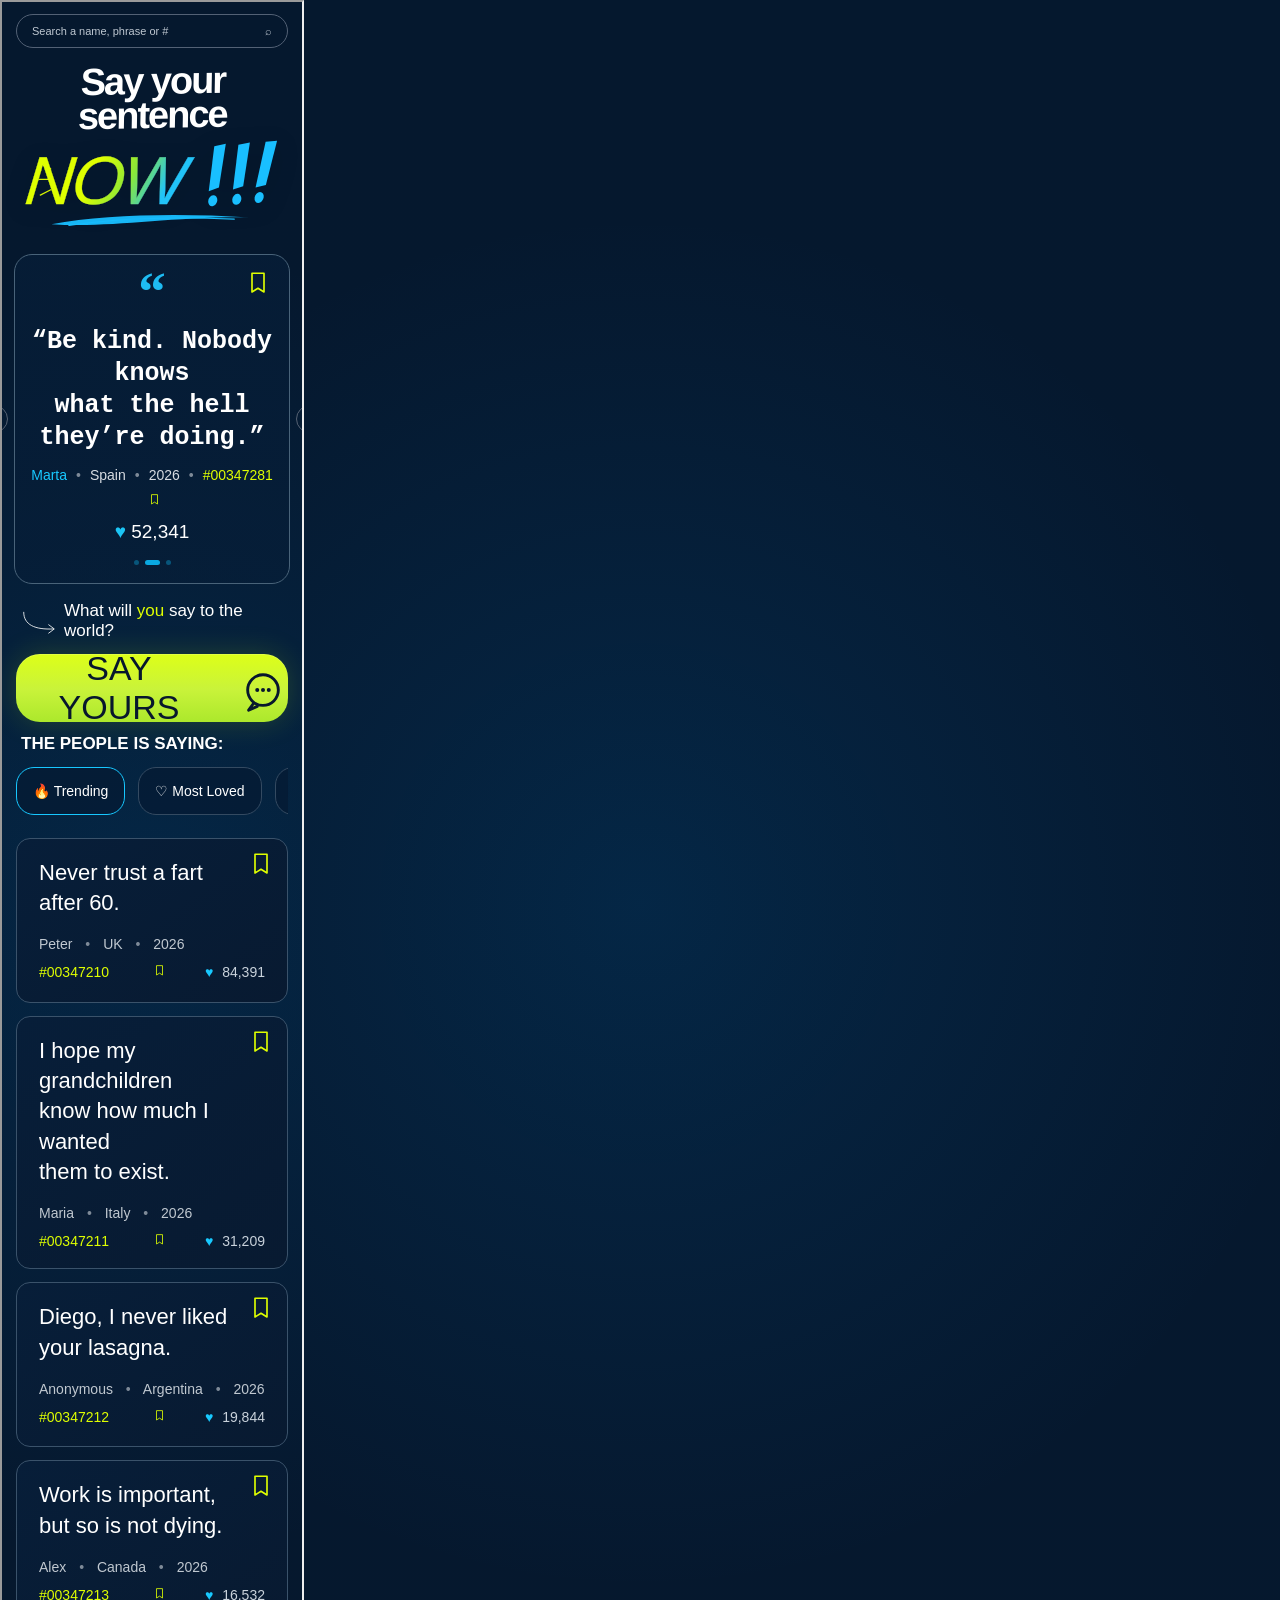
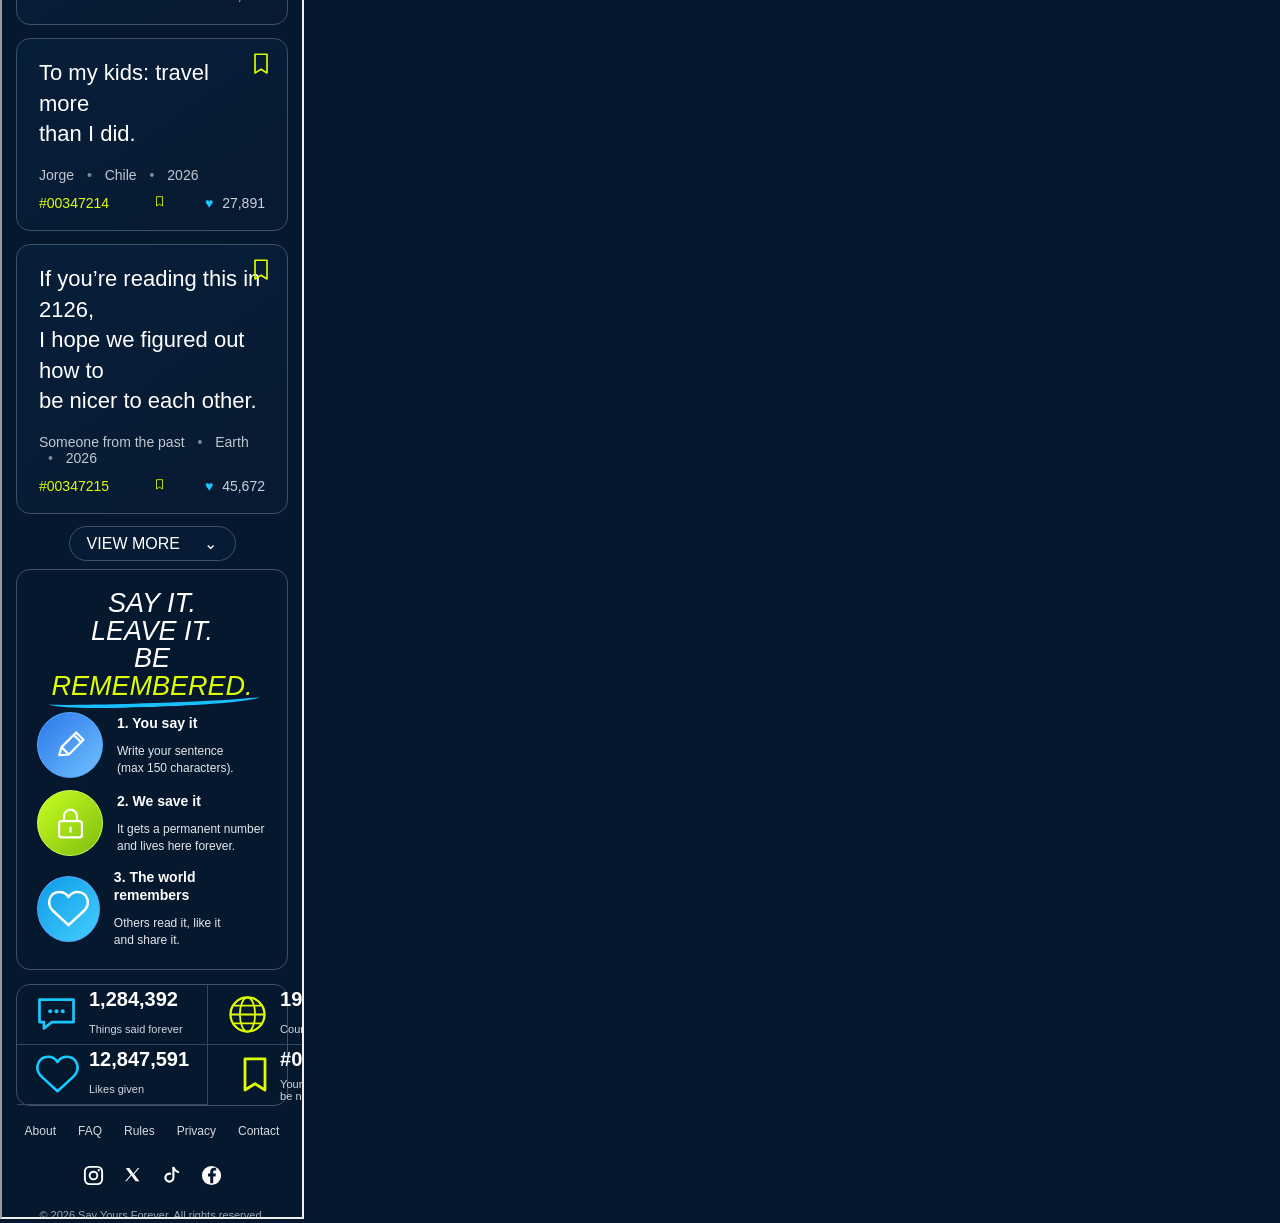
<file: index.html>
<!DOCTYPE html>
<html lang="en">
<head>
  <meta charset="UTF-8" />
  <meta name="viewport" content="width=device-width, initial-scale=1.0" />
  <meta name="theme-color" content="#06162F" />
  <meta name="description" content="SAY YOURS — Say your sentence NOW!!!" />
  <title>SAY YOURS — Say your sentence NOW!!!</title>
  <link rel="preconnect" href="https://fonts.googleapis.com">
  <link rel="preconnect" href="https://fonts.gstatic.com" crossorigin>
  <link href="https://fonts.googleapis.com/css2?family=Inter:wght@400;500;600;700;800;900&display=swap" rel="stylesheet">
  <link rel="stylesheet" href="styles.css" />
</head>
<body>
  <main id="app">
    <section class="screen active master-screen" id="home">
      <iframe id="masterFrame" class="master-frame" src="master-home.html" title="SAY YOURS"></iframe>
    </section>

    <section class="screen" id="write">
      <header class="topbar">
        <button class="back-btn" data-go="home">←</button>
        <div class="brand">SAY YOURS</div>
        <div class="spacer"></div>
      </header>

      <div class="form-wrap">
        <p class="eyebrow">Your words. Your legacy.</p>
        <h1>START NOW.</h1>
        <label class="section-label" for="sentenceInput">YOUR SENTENCE</label>
        <div class="input-panel">
          <textarea id="sentenceInput" maxlength="150" placeholder="Write something worth keeping..."></textarea>
          <div class="counter"><span id="charCount">0</span>/150</div>
        </div>
        <div class="section-label">MAKE IT YOURS</div>
        <div class="grid">
          <input id="nameInput" type="text" maxlength="40" placeholder="Name or nickname" />
          <input id="countryInput" type="text" maxlength="40" placeholder="Country" />
          <input id="yearInput" type="number" min="1900" max="2100" placeholder="Year (optional)" />
        </div>
        <div class="section-label">TAGS <span class="optional">(OPTIONAL · MAX 3)</span></div>
        <input id="tagsInput" type="text" maxlength="80" placeholder="life, love, football" />

        <button class="secondary inspiration" id="inspireBtn">NEED INSPIRATION</button>
        <button class="primary big" id="publishBtn">PUBLISH</button>

        <p class="fineprint">You can write in any language. Your sentence will stay exactly as you wrote it.</p>
      </div>
    </section>

    <section class="screen" id="checkout">
      <header class="topbar">
        <button class="back-btn" data-go="write">←</button>
        <div class="brand">SAY YOURS</div>
        <div class="spacer"></div>
      </header>

      <div class="checkout-wrap">
        <p class="eyebrow">Make it permanent.</p>
        <div class="price">US$1</div>
        <p class="checkout-copy">Just 1 dollar to be a poet.</p>
        <div class="preview-card">
          <p id="checkoutSentence">Your sentence will appear here.</p>
          <span id="checkoutAuthor">Anonymous</span>
        </div>

        <button class="pay-button apple" id="applePayBtn"> Pay</button>
        <button class="pay-button google" id="googlePayBtn">G Pay</button>
        <button class="pay-button paypal" id="paypalBtn">PayPal</button>
        <p class="fineprint">Demo checkout for now. Real payments will be connected later.</p>
      </div>
    </section>

    <section class="screen" id="success">
      <header class="topbar">
        <div class="brand">SAY YOURS</div>
        <button class="ghost-link" data-go="home">HOME</button>
      </header>
      <div class="success-wrap">
        <p class="eyebrow">IT’S YOURS!</p>
        <div class="success-quote">“</div>
        <p class="success-sentence" id="successSentence"></p>
        <div class="success-meta" id="successMeta"></div>
        <div class="permanent-number" id="permanentNumber">#000000</div>
        <div class="share-row">
          <button class="secondary" id="copyBtn">COPY LINK</button>
          <button class="primary" id="anotherBtn">SAY ANOTHER</button>
        </div>
      </div>
    </section>
  </main>

  <script src="app.js"></script>
</body>
</html>
</file>
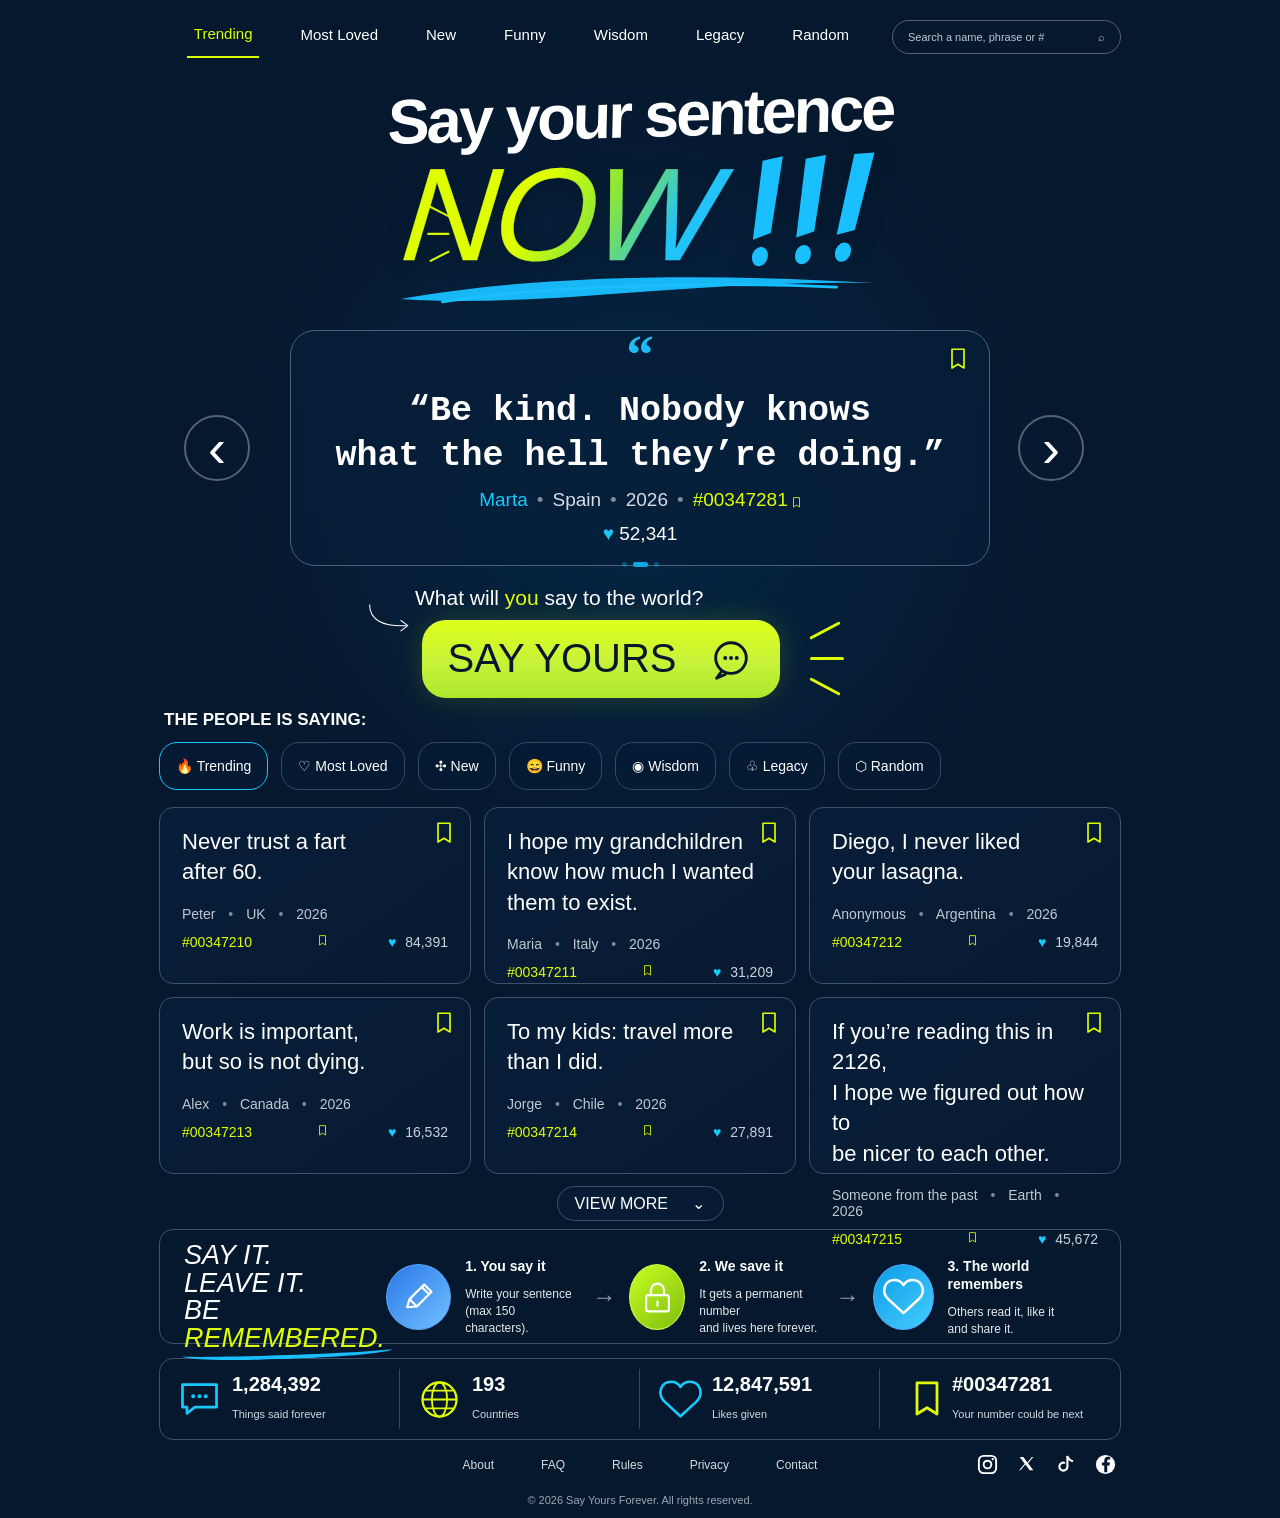
<file: master-home.html>
<!DOCTYPE html>
<!-- saved from url=(0096)file:///C:/Users/Usuario/Dropbox/SayIt/Master%20v2/Arreglado%2012/SAY-YOURS-v7-POLISH/index.html -->
<html><head><meta http-equiv="Content-Type" content="text/html; charset=UTF-8"><meta name="viewport" content="width=device-width,initial-scale=1"><title>SAY YOURS</title><style>
*{box-sizing:border-box}html,body{margin:0;background:#06172e;color:#fff;font-family:"Arial Narrow",Arial,sans-serif}body{background:radial-gradient(circle at 50% 32%,rgba(0,116,194,.16),transparent 34%),linear-gradient(#05182e,#06182e)}button,a{font:inherit}.page{width:min(100%,1024px);margin:auto;min-height:100vh;padding:20px 31px 12px}.top{height:55px;display:flex;align-items:flex-start;justify-content:flex-end;gap:36px}.tabs{display:flex;gap:34px;align-items:center}.tabs a{font-size:15px;color:#fff;text-decoration:none;padding:5px 7px 14px;white-space:nowrap}.tabs a.active{color:#d9ff00;border-bottom:2px solid #d9ff00}.search{width:229px;border:1px solid #536175;border-radius:22px;color:#bec7d1;padding:10px 15px;font-size:11px;display:flex;justify-content:space-between}.hero{padding-top:12px;text-align:center}.hero-title{margin:auto;width:700px;line-height:.85}.line1{font-weight:900;font-size:63px;letter-spacing:-3px}.now{font-family:Impact,"Arial Black",sans-serif;font-style:italic;font-size:150px;letter-spacing:-5px;background:linear-gradient(110deg,#dfff00 10%,#c9ff19 34%,#22c0f5 70%);-webkit-background-clip:text;background-clip:text;color:transparent;text-shadow:0 2px 0 rgba(255,255,255,.08);transform:skewX(-5deg);margin-top:10px}.now:after{content:"";display:block;width:455px;height:8px;border-radius:50%;background:#16bce9;margin:-8px auto 0;transform:rotate(-2deg)}.quote-zone{margin-top:8px;display:grid;grid-template-columns:78px 700px 78px;gap:28px;align-items:center;justify-content:center}.circ{width:66px;height:66px;border-radius:50%;border:2px solid #566273;background:transparent;color:white;font-size:54px;line-height:50px}.feature{height:236px;border:1px solid #496379;border-radius:25px;background:linear-gradient(180deg,rgba(6,29,55,.85),rgba(6,29,55,.6));display:flex;flex-direction:column;align-items:center;justify-content:center;padding:18px 40px 10px}.qmark{font:bold 55px Georgia;color:#1ebcf3;line-height:.6}.feature-text{font:bold 35px/1.28 "Courier New",monospace;margin:18px 0 10px}.feature-meta{font-size:19px;color:#d7dce2}.feature-meta i,.m i{font-style:normal;color:#7e8a98;margin:0 9px}.cyan{color:#18c9ff}.lime{color:#dfff00}.likes{font-size:19px;margin-top:12px}.likes:first-letter{color:#1cc5f5}.dots{height:12px;margin-top:8px}.dots b{display:inline-block;width:5px;height:5px;background:#0aa9e2;border-radius:50%;margin:0 3px;opacity:.4}.dots .on{opacity:1;width:15px;border-radius:8px}.question{font-size:21px;margin-top:29px}.question span{color:#dfff00}.cta-row{display:flex;align-items:center;justify-content:center;gap:20px;margin-top:13px}.say{width:358px;height:78px;border:0;border-radius:24px;background:linear-gradient(#d8ff10,#a9e326);font-family:Impact,"Arial Black",sans-serif;font-size:40px;color:#07172d;box-shadow:0 0 30px rgba(197,255,0,.16)}.say span{font-family:Arial;font-size:32px;margin-left:12px}.scribble{font-size:52px;color:#fff;line-height:1}.rights{color:#d8ff00;transform:rotate(90deg)}.world{margin-top:12px}.world h2{font-size:17px;margin:0 0 12px 5px}.filters{display:flex;gap:13px}.filters button{height:48px;padding:0 16px;border-radius:18px;border:1px solid #344a61;background:rgba(4,26,51,.75);color:#fff;font-size:14px}.filters .sel{border-color:#17c7ff}.cards{display:grid;grid-template-columns:repeat(3,1fr);gap:13px;margin-top:17px}.cards article{height:177px;border:1px solid #3a526a;border-radius:14px;background:linear-gradient(145deg,#071e39,#081a31);padding:19px 22px;position:relative}.cards p{font-size:22px;line-height:1.38;margin:0 0 18px}.bookmark{position:absolute;right:18px;top:14px;color:#d9e1e8;font-size:22px}.m{font-size:14px;color:#c0c8d0}.cards footer{display:flex;justify-content:space-between;margin-top:12px;font-size:14px}.cards footer b{color:#c9d2db;font-weight:400;margin-left:5px}.view{display:block;margin:12px auto 8px;width:167px;height:35px;border-radius:18px;border:1px solid #3b5269;background:#071c34;color:#fff}.steps{height:115px;border:1px solid #3a526b;border-radius:14px;display:grid;grid-template-columns:190px 1fr 25px 1fr 25px 1.15fr;align-items:center;padding:12px 24px;gap:12px}.legacy{font-family:Impact,"Arial Black",sans-serif;font-style:italic;font-size:27px;line-height:1.02}.legacy span{color:#dfff00}.step{display:flex;gap:14px;align-items:center}.step .icon{width:66px;height:66px;border-radius:50%;display:grid;place-items:center;font-size:35px;border:1px solid #56a8ff;background:linear-gradient(135deg,#2a78e9,#71c0ff)}.step .lock{background:linear-gradient(135deg,#c8ff20,#7ebd0f);border-color:#ceff54}.step .heart{background:linear-gradient(135deg,#0c9be7,#46ceff)}.step b{font-size:14px}.step small{display:block;margin-top:11px;font-size:12px;line-height:1.4;color:#e4e7eb}.arrowthin{font-size:24px;color:#91a0ae}.stats{height:82px;border:1px solid #3a526b;border-radius:14px;margin-top:14px;display:grid;grid-template-columns:repeat(4,1fr);align-items:center}.stats div{height:60px;border-right:1px solid #35485e;display:grid;grid-template-columns:54px 1fr;grid-template-rows:1fr 1fr;align-items:center;padding:0 18px}.stats div:last-child{border:0}.stats .ico{grid-row:1/3;font-size:42px;color:#18c9ff}.stats b{font-size:20px}.stats small{font-size:11px;color:#d2d8df}.footer{height:66px;position:relative;display:flex;gap:47px;justify-content:center;align-items:flex-start;padding-top:18px;font-size:12px;color:#d5d9de}.footer .social{position:absolute;right:4px;font-size:24px;top:15px}.footer small{position:absolute;bottom:0;font-size:11px;color:#9aa7b4}
@media(max-width:760px){.page{padding:12px 14px}.top{height:auto;justify-content:center}.tabs{display:none}.search{width:100%}.hero{padding-top:16px}.hero-title{width:100%}.line1{font-size:38px}.now{font-size:86px;letter-spacing:-2px}.now:after{width:68%;height:5px}.quote-zone{grid-template-columns:28px 1fr 28px;gap:6px}.circ{width:28px;height:28px;font-size:24px;line-height:20px;border-width:1px}.feature{height:auto;min-height:230px;border-radius:18px;padding:20px 16px}.feature-text{font-size:25px}.feature-meta{font-size:14px;line-height:1.6}.question{font-size:18px}.scribble{display:none}.say{width:min(100%,340px);height:68px;font-size:34px}.filters{overflow-x:auto;padding-bottom:6px}.filters button{flex:0 0 auto}.cards{grid-template-columns:1fr}.cards article{height:auto;min-height:165px}.steps{height:auto;grid-template-columns:1fr;padding:20px}.legacy{text-align:center}.arrowthin{display:none}.step{justify-content:flex-start}.stats{height:auto;grid-template-columns:1fr 1fr}.stats div{border-bottom:1px solid #35485e}.footer{height:100px;gap:22px;flex-wrap:wrap;padding-right:0}.footer .social{position:static;width:100%;text-align:center}.footer small{position:static;width:100%;text-align:center}}

/* --- Final HTML refinement based on MasterBuena(2) --- */
.hero-title{margin:auto;width:720px;line-height:.9}
.line1{
  font-weight:900;
  font-size:63px;
  letter-spacing:-3px;
  display:inline-block;
  transform:rotate(-1.6deg) skewX(-3deg);
  transform-origin:center bottom;
}
.now-row{
  margin-top:8px;
  display:flex;
  align-items:flex-end;
  justify-content:center;
  gap:2px;
  font-family:Impact,"Arial Black",sans-serif;
  font-style:italic;
  line-height:.78;
  filter:drop-shadow(0 5px 12px rgba(0,0,0,.14));
}
.now-text{
  font-size:150px;
  letter-spacing:-7px;
  background:linear-gradient(112deg,#dfff00 0%,#dfff00 38%,#8ae739 58%,#21c3f8 78%);
  -webkit-background-clip:text;
  background-clip:text;
  color:transparent;
  transform:skewX(-7deg);
  -webkit-text-stroke:.3px rgba(255,255,255,.08);
}
.bang{
  color:#dfff00;
  font-size:145px;
  transform:skewX(-10deg) rotate(-3deg);
  margin-right:3px;
  text-shadow:2px 0 rgba(255,255,255,.04);
}
.bang-group{
  display:flex;
  gap:1px;
  margin-left:7px;
  transform:translateY(-2px);
}
.bang-group span{
  display:block;
  color:#19bfff;
  font-size:132px;
  transform:skewX(-12deg) rotate(2deg);
  letter-spacing:-12px;
}
.bang-group span:nth-child(2){transform:skewX(-10deg) rotate(1deg) scaleY(.98)}
.bang-group span:nth-child(3){transform:skewX(-14deg) rotate(3deg) scaleY(1.02)}
.now-swoosh{
  display:block;
  width:520px;
  height:42px;
  margin:-8px auto -4px;
  overflow:visible;
}

/* featured card */
.feature{position:relative}
.feature-bookmark,.bookmark,.stat-flag{
  position:absolute;
  width:15px;
  height:22px;
  border:2px solid #dfff00;
  border-bottom:0;
  border-radius:2px 2px 0 0;
}
.feature-bookmark{right:22px;top:18px}
.feature-bookmark:after,.bookmark:after,.stat-flag:after,.mini-bookmark:after{
  content:"";
  position:absolute;
  left:2px;
  bottom:-6px;
  width:9px;
  height:9px;
  border-left:2px solid #dfff00;
  border-bottom:2px solid #dfff00;
  transform:rotate(-45deg);
  background:#071c34;
}
.mini-bookmark{
  display:inline-block;
  position:relative;
  width:7px;
  height:10px;
  border:1.6px solid #dfff00;
  border-bottom:0;
  margin-left:6px;
  vertical-align:1px;
}
.mini-bookmark:after{
  left:0;
  bottom:-4px;
  width:4px;
  height:4px;
  border-width:1.6px;
}

/* prompt + CTA */
.prompt-block{
  width:520px;
  margin:26px auto -4px;
  position:relative;
  transform:translateX(-78px);
  text-align:left;
  padding-left:78px;
}
.question{font-size:21px;margin:0}
.question span{color:#dfff00}
.prompt-arrow{
  position:absolute;
  left:0;
  top:12px;
  width:82px;
  height:54px;
}
.cta-row{display:flex;align-items:center;justify-content:center;gap:25px;margin-top:13px}
.say{
  width:358px;
  height:78px;
  border:0;
  border-radius:24px;
  background:linear-gradient(180deg,#ddff18,#ace82c);
  font-family:Impact,"Arial Black",sans-serif;
  font-size:40px;
  color:#07172d;
  box-shadow:0 0 30px rgba(197,255,0,.16);
  display:flex;
  align-items:center;
  justify-content:center;
  gap:21px;
}
.chat-symbol{
  width:42px;
  height:36px;
  border:3px solid #07172d;
  border-radius:50%;
  position:relative;
  display:flex;
  align-items:center;
  justify-content:center;
  gap:3px;
}
.chat-symbol:after{
  content:"";
  position:absolute;
  left:5px;
  bottom:-7px;
  width:11px;
  height:10px;
  border-left:3px solid #07172d;
  border-bottom:3px solid #07172d;
  transform:skewX(-25deg) rotate(-6deg);
}
.chat-symbol i{
  width:4px;
  height:4px;
  background:#07172d;
  border-radius:50%;
  display:block;
}
.cta-rays{
  width:54px;
  height:58px;
  position:relative;
  display:block;
}
.cta-rays i{
  position:absolute;
  left:5px;
  width:34px;
  height:3px;
  background:#dfff00;
  transform-origin:left center;
  border-radius:3px;
}
.cta-rays i:nth-child(1){top:7px;transform:rotate(-28deg)}
.cta-rays i:nth-child(2){top:27px;transform:rotate(0)}
.cta-rays i:nth-child(3){top:47px;transform:rotate(28deg)}

/* Cards / bookmarks */
.cards article{position:relative}
.bookmark{right:18px;top:14px;background:transparent}
.bookmark:after{background:#081a31}

/* View more */
.view{display:block;margin:12px auto 8px;width:167px;height:35px;border-radius:18px;border:1px solid #3b5269;background:#071c34;color:#fff}
.view-arrow{display:inline-block;margin-left:20px;font-size:16px}

/* Legacy */
.legacy .be{color:#fff}
.legacy .remembered{
  color:#dfff00;
  position:relative;
  display:inline-block;
}
.legacy .remembered:after{
  content:"";
  position:absolute;
  left:-2px;
  right:-7px;
  bottom:-7px;
  height:9px;
  border-bottom:4px solid #19bfff;
  border-radius:50%;
  transform:rotate(-2deg);
}

/* bottom stat icons */
.stats div{position:relative}
.stats .ico{grid-row:1/3;width:42px;height:42px;position:relative;font-size:42px}
.stats .chat-ico{
  border:3px solid #18c9ff;
  border-radius:50%;
}
.stats .chat-ico:after{
  content:"";
  position:absolute;
  left:4px;
  bottom:-6px;
  width:12px;
  height:10px;
  border-left:3px solid #18c9ff;
  border-bottom:3px solid #18c9ff;
  transform:skewX(-28deg);
}
.stats .globe-ico{
  border:3px solid #dfff00;
  border-radius:50%;
}
.stats .globe-ico:before{
  content:"";
  position:absolute;
  left:10px;
  right:10px;
  top:2px;
  bottom:2px;
  border-left:2px solid #dfff00;
  border-right:2px solid #dfff00;
  border-radius:50%;
}
.stats .globe-ico:after{
  content:"";
  position:absolute;
  left:3px;
  right:3px;
  top:18px;
  border-top:2px solid #dfff00;
}
.stats .heart-ico{color:#18c9ff;font-size:49px;line-height:38px}
.stats .stat-flag{
  position:relative;
  left:auto;top:auto;right:auto;
  width:25px;
  height:34px;
  margin-left:6px;
}
.stats .stat-flag:after{background:#06182e}

/* soften step icons to match approved look */
.pen-glyph,.lock-glyph,.heart-glyph{font-size:34px;color:#fff}
.step .lock-glyph{font-size:27px}

/* hide obsolete glyph-based styles where needed */
.scribble{display:none!important}

@media(max-width:760px){
  .hero-title{width:100%}
  .line1{font-size:38px;letter-spacing:-2px;transform:rotate(-1deg) skewX(-2deg)}
  .now-text{font-size:86px;letter-spacing:-4px}
  .bang{font-size:80px}
  .bang-group{margin-left:2px}
  .bang-group span{font-size:76px;letter-spacing:-8px}
  .now-swoosh{width:78%;height:28px;margin:-4px auto 0}
  .prompt-block{width:100%;transform:none;padding-left:62px;margin-top:21px}
  .prompt-arrow{left:0;top:8px;width:60px}
  .question{font-size:17px}
  .say{width:min(100%,340px);height:68px;font-size:34px;gap:16px}
  .chat-symbol{width:36px;height:31px;border-width:2.5px}
  .cta-rays{display:none}
}

/* --- Corrected hero + icon pass --- */
.hero{overflow:visible}
.hero-title{
  width:860px;
  max-width:100%;
  overflow:visible;
  padding:0 10px 12px;
}
.now-row{
  width:100%;
  display:flex;
  flex-wrap:nowrap;
  align-items:flex-end;
  justify-content:center;
  gap:0;
  overflow:visible;
  white-space:nowrap;
}
.now-text{
  font-size:142px;
  letter-spacing:-8px;
  line-height:.78;
  flex:0 0 auto;
}
.bang{
  font-size:132px;
  line-height:.78;
  flex:0 0 auto;
  margin-right:-3px;
}
.bang-group{
  display:flex;
  flex:0 0 auto;
  gap:0;
  margin-left:4px;
  transform:translateY(-2px);
}
.bang-group span{
  font-size:118px;
  line-height:.78;
  letter-spacing:-15px;
}
.now-swoosh{width:540px;max-width:72vw;margin:-3px auto 0}

/* SVG bookmarks */
.feature-bookmark,.bookmark,.mini-bookmark,.stat-flag{
  border:0!important;
  width:auto!important;
  height:auto!important;
  background:none!important;
}
.feature-bookmark:after,.bookmark:after,.mini-bookmark:after,.stat-flag:after{display:none!important}
.svg-bookmark{display:block;width:18px;height:24px;color:#dfff00}
.feature-bookmark{position:absolute;right:22px;top:16px}
.bookmark{position:absolute;right:17px;top:13px}
.mini-bookmark{display:inline-block;vertical-align:-3px;margin-left:4px}
.mini-bookmark .svg-bookmark{width:9px;height:13px}
.stats .stat-flag{position:relative;display:block;margin-left:4px}
.stats .stat-flag .svg-bookmark{width:30px;height:40px}

/* CTA icon */
.chat-symbol{border:0!important;width:48px;height:42px}
.chat-symbol:after,.chat-symbol i{display:none!important}
.chat-symbol .svg-chat{width:48px;height:42px;color:#07172d}

/* Step icons */
.step .icon{color:#fff}
.svg-step{width:39px;height:39px;color:#fff}
.step .heart .svg-heart{width:43px;height:40px;color:#fff}

/* Stats clean SVG icons */
.stats .ico{border:0!important;display:grid;place-items:center}
.stats .ico:before,.stats .ico:after{display:none!important}
.stats .chat-ico .svg-chat{width:43px;height:38px;color:#18c9ff}
.stats .globe-ico .svg-globe{width:43px;height:43px;color:#dfff00}
.stats .heart-ico .svg-heart{width:45px;height:41px;color:#18c9ff}

/* Footer social logos */
.footer .social{
  position:absolute;
  right:4px;
  top:13px;
  display:flex;
  align-items:center;
  gap:17px;
  color:#fff;
  font-size:0;
}
.footer .social svg{width:23px;height:23px;display:block}

/* Slightly more delicate arrow and prompt */
.prompt-arrow path{stroke-width:1.8}
.prompt-block{transform:translateX(-62px)}

@media(max-width:760px){
  .hero-title{width:100%;padding-left:0;padding-right:0}
  .now-text{font-size:76px;letter-spacing:-5px}
  .bang{font-size:71px}
  .bang-group{margin-left:1px}
  .bang-group span{font-size:65px;letter-spacing:-10px}
  .now-swoosh{width:76vw}
  .footer .social{position:static;width:100%;justify-content:center;margin-top:4px}
}

/* --- User-requested polish pass --- */

/* Give NOW more breathing room and keep punctuation separated */
.now-wrap{
  position:relative;
  display:inline-block;
  width:790px;
  max-width:100%;
  overflow:visible;
}
.now-row{
  width:100%;
  justify-content:center;
  padding:0 26px 0 28px;
}
.now-text{
  margin:0 8px 0 3px;
}
.bang-left{
  margin-right:8px!important;
}
.bang-group{
  margin-left:10px!important;
  gap:6px!important;
}
.bang-group span{
  letter-spacing:-8px!important;
}

/* Three delicate rays to the left of !NOW!!! */
.now-left-rays{
  position:absolute;
  left:18px;
  top:72px;
  width:70px;
  height:86px;
}
.now-left-rays i{
  position:absolute;
  left:0;
  width:42px;
  height:4px;
  background:#dfff00;
  border-radius:4px;
  transform-origin:right center;
}
.now-left-rays i:nth-child(1){top:8px;transform:rotate(27deg)}
.now-left-rays i:nth-child(2){top:39px;transform:rotate(0deg)}
.now-left-rays i:nth-child(3){top:70px;transform:rotate(-27deg)}

/* Round chat icon inside SAY YOURS */
.chat-symbol{
  width:44px!important;
  height:44px!important;
  display:grid!important;
  place-items:center!important;
}
.chat-symbol .svg-chat{display:none!important}
.svg-chat-round{
  width:44px;
  height:44px;
  color:#07172d;
  display:block;
}

/* Cleaner social X + Facebook */
.footer .social svg[aria-label="X"]{width:22px;height:22px}
.footer .social svg[aria-label="Facebook"]{width:24px;height:24px}

/* Mobile */
@media(max-width:760px){
  .now-wrap{width:100%}
  .now-row{padding:0 8px}
  .now-text{margin:0 3px}
  .bang-left{margin-right:3px!important}
  .bang-group{margin-left:4px!important;gap:1px!important}
  .bang-group span{letter-spacing:-7px!important}
  .now-left-rays{left:0;top:35px;width:40px;height:55px;transform:scale(.72)}
  .chat-symbol,.svg-chat-round{width:38px!important;height:38px!important}
}

/* --- V3: brush punctuation + unclipped NOW + softer CTA gradient --- */
.hero-title{
  width:940px!important;
  max-width:calc(100vw - 40px)!important;
  overflow:visible!important;
}
.now-wrap{
  width:900px!important;
  max-width:100%!important;
  overflow:visible!important;
  margin:0 auto;
}
.now-row{
  width:100%!important;
  overflow:visible!important;
  padding:0 12px!important;
  gap:10px!important;
  justify-content:center!important;
}
.now-text{
  font-size:138px!important;
  letter-spacing:-7px!important;
  line-height:.78!important;
  margin:0 8px!important;
  flex:0 0 auto!important;
  transform:skewX(-6deg)!important;
}
.bang,.bang-group{display:none!important}
.bang-svg{
  display:block;
  flex:0 0 auto;
  width:46px;
  height:130px;
  transform:skewX(-8deg) rotate(1deg);
}
.bang-left-svg{
  width:54px;
  transform:skewX(-7deg) rotate(-3deg);
}
.bang-svg svg{display:block;width:100%;height:100%;overflow:visible}
.bang-svg-group{
  display:flex;
  flex:0 0 auto;
  gap:7px;
  align-items:flex-end;
  margin-left:4px;
}
.bang-svg-group .bang-svg:nth-child(2){transform:skewX(-5deg) rotate(-1deg) translateY(1px)}
.bang-svg-group .bang-svg:nth-child(3){transform:skewX(-9deg) rotate(2deg) translateY(-1px)}
.now-left-rays{left:-7px!important;top:67px!important}
.now-swoosh{width:560px!important;max-width:70vw!important;margin:-4px auto 0!important}

/* Softer green-to-yellow CTA like approved reference */
.say{
  background:
    radial-gradient(circle at 18% 50%,rgba(226,255,44,.96) 0%,rgba(201,247,44,.96) 30%,transparent 54%),
    linear-gradient(100deg,#b5e92b 0%,#c9f33a 38%,#e6ff2b 72%,#c4f02e 100%)!important;
  box-shadow:
    0 0 26px rgba(190,239,48,.20),
    inset 0 1px 0 rgba(255,255,255,.18)!important;
  border-radius:24px!important;
}
.say:hover{filter:brightness(1.03)}
.svg-chat-round{width:46px!important;height:46px!important}

/* Keep footer logos crisp */
.footer .social svg[aria-label="X"]{width:21px!important;height:21px!important}
.footer .social svg[aria-label="Facebook"]{width:23px!important;height:23px!important}

@media(max-width:760px){
  .hero-title{width:100%!important;max-width:100%!important}
  .now-wrap{width:100%!important}
  .now-row{gap:3px!important;padding:0 2px!important}
  .now-text{font-size:72px!important;letter-spacing:-4px!important;margin:0 2px!important}
  .bang-svg{width:25px;height:72px}
  .bang-left-svg{width:29px}
  .bang-svg-group{gap:2px;margin-left:1px}
  .now-left-rays{left:-8px!important;top:31px!important;transform:scale(.55)!important}
  .now-swoosh{width:76vw!important}
}


/* --- v5 Horacio polish: unclipped NOW, no leading bang, tighter rays/prompt, softer CTA --- */
.hero,.hero-title,.now-wrap,.now-row{overflow:visible!important}
.hero-title{
  width:940px!important;
  max-width:calc(100vw - 24px)!important;
  padding-left:28px!important;
  padding-right:28px!important;
}
.now-wrap{
  width:820px!important;
  max-width:100%!important;
  padding:0 28px!important;
  margin:2px auto 0!important;
}
.now-row{
  width:auto!important;
  padding:0!important;
  gap:4px!important;
  justify-content:center!important;
}
.now-text{
  font-size:132px!important;
  letter-spacing:-6px!important;
  line-height:.82!important;
  margin:0 5px 0 0!important;
  flex:0 0 auto!important;
}
/* Leading exclamation removed in HTML; bring the three decorative rays close to N */
.now-left-rays{
  left:74px!important;
  top:58px!important;
  width:54px!important;
  height:68px!important;
  transform:scale(.78)!important;
  transform-origin:right center!important;
}
.now-left-rays i{width:34px!important;height:3px!important}
.now-left-rays i:nth-child(1){top:7px!important}
.now-left-rays i:nth-child(2){top:31px!important}
.now-left-rays i:nth-child(3){top:55px!important}
.bang-left-svg{display:none!important}
.bang-svg-group{gap:4px!important;margin-left:2px!important}
.bang-svg{width:40px!important;height:116px!important}
.now-swoosh{width:515px!important;max-width:68vw!important;margin:-2px auto 0!important}

/* Pull the question closer to its arrow */
.prompt-block{
  width:470px!important;
  margin:20px auto -3px!important;
  transform:translateX(-44px)!important;
  padding-left:54px!important;
}
.prompt-arrow{
  left:4px!important;
  top:7px!important;
  width:55px!important;
  height:48px!important;
}
.question{margin:0!important}

/* Softer / more diffuse SAY YOURS button */
.say{
  background:
    radial-gradient(circle at 26% 42%,rgba(236,255,93,.86) 0%,rgba(211,249,74,.74) 25%,rgba(188,234,57,.42) 52%,transparent 72%),
    linear-gradient(105deg,rgba(176,224,52,.92) 0%,rgba(205,242,66,.90) 48%,rgba(224,250,73,.90) 76%,rgba(184,228,52,.92) 100%)!important;
  box-shadow:
    0 0 38px rgba(190,235,62,.16),
    0 0 72px rgba(190,235,62,.08),
    inset 0 1px 0 rgba(255,255,255,.16)!important;
}

@media(max-width:760px){
  .hero-title{max-width:100%!important;padding-left:14px!important;padding-right:14px!important}
  .now-wrap{width:100%!important;padding:0 18px!important}
  .now-text{font-size:68px!important;letter-spacing:-3.5px!important;margin-right:2px!important}
  .bang-svg{width:23px!important;height:66px!important}
  .bang-svg-group{gap:1px!important;margin-left:0!important}
  .now-left-rays{left:4px!important;top:25px!important;transform:scale(.50)!important}
  .now-swoosh{width:72vw!important;max-width:72vw!important}
  .prompt-block{width:100%!important;transform:none!important;padding-left:50px!important;margin-top:17px!important}
  .prompt-arrow{left:2px!important;top:5px!important;width:50px!important}
}


/* --- v7: definitive W clearance + tighter rays + world heading polish --- */
.now-text{
  display:inline-block!important;
  box-sizing:content-box!important;
  padding-right:20px!important;
  margin-right:-10px!important;
  overflow:visible!important;
  transform:skewX(-6deg)!important;
  transform-origin:center center!important;
}

/* Bring the three yellow rays right up beside the N */
.now-left-rays{
  left:calc(50% - 228px)!important;
  top:55px!important;
  transform:scale(.72)!important;
  transform-origin:right center!important;
}
.now-left-rays i{width:31px!important;height:3px!important}

/* Slightly raise section and give heading more personality */
.world{margin-top:-4px!important}
.world h2{
  margin:0 0 11px 5px!important;
  font-family:Impact,"Arial Black",sans-serif!important;
  font-style:italic!important;
  font-size:20px!important;
  font-weight:400!important;
  letter-spacing:.8px!important;
  transform:skewX(-4deg)!important;
  transform-origin:left center!important;
  text-shadow:0 2px 0 rgba(255,255,255,.03)!important;
}

@media(max-width:760px){
  .now-text{
    padding-right:10px!important;
    margin-right:-5px!important;
  }
  .now-left-rays{
    left:calc(50% - 132px)!important;
    top:24px!important;
    transform:scale(.48)!important;
  }
  .world{margin-top:2px!important}
  .world h2{font-size:18px!important;letter-spacing:.5px!important}
}

/* --- v8: final micro-polish requested --- */
/* Stop nibbling the W: remove negative pull and give the last glyph real air */
.now-text{
  letter-spacing:-4.5px!important;
  padding-right:18px!important;
  margin-right:4px!important;
  overflow:visible!important;
}

/* Three cyan exclamation marks: all slightly leaning, with natural variation */
.bang-svg-group{
  gap:3px!important;
  margin-left:0!important;
  transform:rotate(-2deg)!important;
  transform-origin:left bottom!important;
}
.bang-svg-group .bang-svg:nth-child(1){transform:skewX(-9deg) rotate(-4deg) translateY(1px)!important}
.bang-svg-group .bang-svg:nth-child(2){transform:skewX(-8deg) rotate(-2deg) translateY(0)!important}
.bang-svg-group .bang-svg:nth-child(3){transform:skewX(-10deg) rotate(0deg) translateY(-1px)!important}

/* SAY YOURS: smoky gradient echoing NOW (lime -> green -> cyan) */
.say{
  background:
    radial-gradient(circle at 24% 38%,rgba(223,255,0,.88) 0%,rgba(178,237,48,.74) 25%,rgba(92,210,126,.56) 50%,rgba(25,191,255,.46) 78%,rgba(25,191,255,.36) 100%),
    linear-gradient(112deg,rgba(213,255,18,.88) 0%,rgba(174,236,52,.84) 34%,rgba(94,214,124,.78) 58%,rgba(33,195,248,.76) 100%)!important;
  box-shadow:
    0 0 34px rgba(130,225,119,.18),
    0 0 68px rgba(25,191,255,.10),
    inset 0 1px 0 rgba(255,255,255,.16)!important;
}

/* Section title requested: cyan + Comic Sans MS */
.world{margin-top:-8px!important}
.world h2{
  color:#19bfff!important;
  font-family:"Comic Sans MS","Comic Sans",cursive!important;
  font-style:normal!important;
  font-size:20px!important;
  font-weight:700!important;
  letter-spacing:.2px!important;
  transform:rotate(-1deg)!important;
  transform-origin:left center!important;
  text-shadow:none!important;
}

@media(max-width:760px){
  .now-text{
    letter-spacing:-3px!important;
    padding-right:10px!important;
    margin-right:2px!important;
  }
  .bang-svg-group{gap:1px!important;transform:rotate(-2deg)!important}
  .world{margin-top:0!important}
  .world h2{font-size:17px!important}
}
\n\n/* --- v9: exact final tweaks --- */
/* Give the skewed NOW extra real space so the W cannot clip */
.now-wrap,.now-row,.now-text{overflow:visible!important}
.now-text{
  display:inline-block!important;
  box-sizing:content-box!important;
  padding-right:30px!important;
  margin-right:2px!important;
  letter-spacing:-4px!important;
}

/* Restore clean lime SAY YOURS button — no smoky/cyan treatment */
.say{
  background:linear-gradient(180deg,#ddff18 0%,#c9f33a 52%,#ace82c 100%)!important;
  box-shadow:0 0 30px rgba(197,255,0,.16),inset 0 1px 0 rgba(255,255,255,.18)!important;
}

/* Smaller Comic Sans heading, lime/yellow, with safe spacing above filters */
.world{margin-top:-3px!important}
.world h2{
  color:#dfff00!important;
  font-family:"Comic Sans MS","Comic Sans",cursive!important;
  font-style:normal!important;
  font-size:16px!important;
  line-height:1.15!important;
  font-weight:700!important;
  letter-spacing:.1px!important;
  transform:rotate(-.6deg)!important;
  transform-origin:left center!important;
  margin:0 0 14px 5px!important;
  text-shadow:none!important;
}
@media(max-width:760px){
  .now-text{padding-right:18px!important;margin-right:1px!important;letter-spacing:-2.7px!important}
  .world{margin-top:2px!important}
  .world h2{font-size:14px!important;line-height:1.2!important;margin-bottom:12px!important}
}


/* --- v10: only restore original world heading treatment --- */
.world{margin-top:12px!important;}
.world h2{
  color:#fff!important;
  font-family:"Arial Narrow",Arial,sans-serif!important;
  font-style:normal!important;
  font-size:17px!important;
  line-height:1.2!important;
  font-weight:700!important;
  letter-spacing:0!important;
  transform:none!important;
  text-shadow:none!important;
  margin:0 0 12px 5px!important;
}
@media(max-width:760px){
  .world{margin-top:12px!important;}
  .world h2{font-size:17px!important;line-height:1.2!important;margin:0 0 12px 5px!important;}
}


/* --- FINAL MOBILE MICRO-FIX: NOW rays + SAY YOURS prompt arrow only --- */
@media(max-width:760px){
  .now-left-rays{
    left:calc(50% - 145px)!important;
    top:12px!important;
    transform:scale(.42)!important;
    transform-origin:right center!important;
  }

  .prompt-block{
    padding-left:48px!important;
    margin-top:17px!important;
    margin-bottom:6px!important;
  }
  .prompt-arrow{
    left:4px!important;
    top:2px!important;
    width:44px!important;
    height:38px!important;
  }
}

</style>
</head><body>
<div class="page">
<header class="top"><nav class="tabs"><a class="active">Trending</a><a>Most Loved</a><a>New</a><a>Funny</a><a>Wisdom</a><a>Legacy</a><a>Random</a></nav><div class="search">Search a name, phrase or # <span>⌕</span></div></header>
<section class="hero">
<div class="hero-title">
      <div class="line1">Say your sentence</div>
      <div class="now-wrap">
      <span class="now-left-rays" aria-hidden="true"><i></i><i></i><i></i></span>
      <div class="now-row" aria-label="NOW!!!"><span class="now-text">NOW</span><span class="bang-svg-group" aria-hidden="true">
<span class="bang-svg"><svg viewBox="0 0 48 145"><path d="M14 7 L39 4 L29 99 L7 105 Z" fill="#19bfff"></path><ellipse cx="17" cy="127" rx="10" ry="12" fill="#19bfff"></ellipse></svg></span>
<span class="bang-svg"><svg viewBox="0 0 48 145"><path d="M13 8 L38 5 L30 100 L8 106 Z" fill="#19bfff"></path><ellipse cx="18" cy="128" rx="10" ry="12" fill="#19bfff"></ellipse></svg></span>
<span class="bang-svg"><svg viewBox="0 0 48 145"><path d="M15 6 L40 5 L29 101 L7 106 Z" fill="#19bfff"></path><ellipse cx="18" cy="128" rx="10" ry="12" fill="#19bfff"></ellipse></svg></span>
</span>
      </div></div>
      <svg class="now-swoosh" viewBox="0 0 520 42" aria-hidden="true">
        <path d="M18 31 C145 8 318 4 496 15 C421 13 328 19 259 24 C167 31 93 36 18 31Z" fill="#19bfff" opacity=".96"></path>
        <path d="M60 34 C165 18 315 13 458 19" fill="none" stroke="#19bfff" stroke-width="2.8" stroke-linecap="round"></path>
      </svg>
    </div>
<div class="quote-zone"><button class="circ">‹</button><div class="feature"><span class="feature-bookmark"><svg class="svg-bookmark" viewBox="0 0 24 32" aria-hidden="true"><path d="M4 3h16v25l-8-5-8 5z" fill="none" stroke="currentColor" stroke-width="2.2" stroke-linejoin="round"></path></svg></span><div class="qmark">“</div><div class="feature-text">“Be kind. Nobody knows<br>what the hell they’re doing.”</div><div class="feature-meta"><span class="cyan">Marta</span><i>•</i><span>Spain</span><i>•</i><span>2026</span><i>•</i><span class="lime">#00347281</span><span class="mini-bookmark"><svg class="svg-bookmark" viewBox="0 0 24 32" aria-hidden="true"><path d="M4 3h16v25l-8-5-8 5z" fill="none" stroke="currentColor" stroke-width="2.2" stroke-linejoin="round"></path></svg></span></div><div class="likes">♥ <span>52,341</span></div><div class="dots"><b></b><b class="on"></b><b></b></div></div><button class="circ">›</button></div>
<div class="prompt-block">
      <div class="question">What will <span>you</span> say to the world?</div>
      <svg class="prompt-arrow" viewBox="0 0 95 58" aria-hidden="true">
        <path d="M8 8 C8 35 32 46 72 44" fill="none" stroke="#fff" stroke-width="2.2" stroke-linecap="round"></path>
        <path d="M62 35 L74 44 L62 53" fill="none" stroke="#fff" stroke-width="2.2" stroke-linecap="round" stroke-linejoin="round"></path>
      </svg>
    </div>
    <div class="cta-row">
      <button class="say">SAY YOURS <span class="chat-symbol"><svg class="svg-chat-round" viewBox="0 0 48 48" aria-hidden="true">
  <circle cx="24" cy="22" r="16" fill="none" stroke="currentColor" stroke-width="3"></circle>
  <path d="M14 36l-5 7 9-4" fill="none" stroke="currentColor" stroke-width="3" stroke-linecap="round" stroke-linejoin="round"></path>
  <circle cx="18" cy="22" r="2.1" fill="currentColor"></circle>
  <circle cx="24" cy="22" r="2.1" fill="currentColor"></circle>
  <circle cx="30" cy="22" r="2.1" fill="currentColor"></circle>
</svg></span></button>
      <span class="cta-rays" aria-hidden="true"><i></i><i></i><i></i></span>
    </div>
</section>
<section class="world"><h2>THE PEOPLE IS SAYING:</h2><div class="filters"><button class="sel">🔥 Trending</button><button>♡ Most Loved</button><button>✣ New</button><button>😄 Funny</button><button>◉ Wisdom</button><button>♧ Legacy</button><button>⬡ Random</button></div>
<div class="cards">
<article><span class="bookmark"><svg class="svg-bookmark" viewBox="0 0 24 32" aria-hidden="true"><path d="M4 3h16v25l-8-5-8 5z" fill="none" stroke="currentColor" stroke-width="2.2" stroke-linejoin="round"></path></svg></span><p>Never trust a fart<br>after 60.</p><div class="m">Peter <i>•</i> UK <i>•</i> 2026</div><footer><span class="lime">#00347210</span><span class="mini-bookmark"><svg class="svg-bookmark" viewBox="0 0 24 32" aria-hidden="true"><path d="M4 3h16v25l-8-5-8 5z" fill="none" stroke="currentColor" stroke-width="2.2" stroke-linejoin="round"></path></svg></span><span class="cyan">♥ <b>84,391</b></span></footer></article>
<article><span class="bookmark"><svg class="svg-bookmark" viewBox="0 0 24 32" aria-hidden="true"><path d="M4 3h16v25l-8-5-8 5z" fill="none" stroke="currentColor" stroke-width="2.2" stroke-linejoin="round"></path></svg></span><p>I hope my grandchildren<br>know how much I wanted<br>them to exist.</p><div class="m">Maria <i>•</i> Italy <i>•</i> 2026</div><footer><span class="lime">#00347211</span><span class="mini-bookmark"><svg class="svg-bookmark" viewBox="0 0 24 32" aria-hidden="true"><path d="M4 3h16v25l-8-5-8 5z" fill="none" stroke="currentColor" stroke-width="2.2" stroke-linejoin="round"></path></svg></span><span class="cyan">♥ <b>31,209</b></span></footer></article>
<article><span class="bookmark"><svg class="svg-bookmark" viewBox="0 0 24 32" aria-hidden="true"><path d="M4 3h16v25l-8-5-8 5z" fill="none" stroke="currentColor" stroke-width="2.2" stroke-linejoin="round"></path></svg></span><p>Diego, I never liked<br>your lasagna.</p><div class="m">Anonymous <i>•</i> Argentina <i>•</i> 2026</div><footer><span class="lime">#00347212</span><span class="mini-bookmark"><svg class="svg-bookmark" viewBox="0 0 24 32" aria-hidden="true"><path d="M4 3h16v25l-8-5-8 5z" fill="none" stroke="currentColor" stroke-width="2.2" stroke-linejoin="round"></path></svg></span><span class="cyan">♥ <b>19,844</b></span></footer></article>
<article><span class="bookmark"><svg class="svg-bookmark" viewBox="0 0 24 32" aria-hidden="true"><path d="M4 3h16v25l-8-5-8 5z" fill="none" stroke="currentColor" stroke-width="2.2" stroke-linejoin="round"></path></svg></span><p>Work is important,<br>but so is not dying.</p><div class="m">Alex <i>•</i> Canada <i>•</i> 2026</div><footer><span class="lime">#00347213</span><span class="mini-bookmark"><svg class="svg-bookmark" viewBox="0 0 24 32" aria-hidden="true"><path d="M4 3h16v25l-8-5-8 5z" fill="none" stroke="currentColor" stroke-width="2.2" stroke-linejoin="round"></path></svg></span><span class="cyan">♥ <b>16,532</b></span></footer></article>
<article><span class="bookmark"><svg class="svg-bookmark" viewBox="0 0 24 32" aria-hidden="true"><path d="M4 3h16v25l-8-5-8 5z" fill="none" stroke="currentColor" stroke-width="2.2" stroke-linejoin="round"></path></svg></span><p>To my kids: travel more<br>than I did.</p><div class="m">Jorge <i>•</i> Chile <i>•</i> 2026</div><footer><span class="lime">#00347214</span><span class="mini-bookmark"><svg class="svg-bookmark" viewBox="0 0 24 32" aria-hidden="true"><path d="M4 3h16v25l-8-5-8 5z" fill="none" stroke="currentColor" stroke-width="2.2" stroke-linejoin="round"></path></svg></span><span class="cyan">♥ <b>27,891</b></span></footer></article>
<article><span class="bookmark"><svg class="svg-bookmark" viewBox="0 0 24 32" aria-hidden="true"><path d="M4 3h16v25l-8-5-8 5z" fill="none" stroke="currentColor" stroke-width="2.2" stroke-linejoin="round"></path></svg></span><p>If you’re reading this in 2126,<br>I hope we figured out how to<br>be nicer to each other.</p><div class="m">Someone from the past <i>•</i> Earth <i>•</i> 2026</div><footer><span class="lime">#00347215</span><span class="mini-bookmark"><svg class="svg-bookmark" viewBox="0 0 24 32" aria-hidden="true"><path d="M4 3h16v25l-8-5-8 5z" fill="none" stroke="currentColor" stroke-width="2.2" stroke-linejoin="round"></path></svg></span><span class="cyan">♥ <b>45,672</b></span></footer></article>
</div><button class="view">VIEW MORE <span class="view-arrow">⌄</span></button></section>
<section class="steps"><div class="legacy">SAY IT.<br>LEAVE IT.<br><span class="be">BE</span> <span class="remembered">REMEMBERED.</span></div><div class="step"><div class="icon pen"><svg class="svg-step" viewBox="0 0 48 48" aria-hidden="true"><path d="m10 36 3-10L31 8l9 9-18 18zM13 26l9 9M28 11l9 9" fill="none" stroke="currentColor" stroke-width="2.7" stroke-linejoin="round"></path></svg></div><div><b>1. You say it</b><small>Write your sentence<br>(max 150 characters).</small></div></div><div class="arrowthin">→</div><div class="step"><div class="icon lock"><svg class="svg-step" viewBox="0 0 48 48" aria-hidden="true"><rect x="10" y="21" width="28" height="20" rx="3" fill="none" stroke="currentColor" stroke-width="2.7"></rect><path d="M16 21v-6a8 8 0 0 1 16 0v6M24 29v5" fill="none" stroke="currentColor" stroke-width="2.7" stroke-linecap="round"></path></svg></div><div><b>2. We save it</b><small>It gets a permanent number<br>and lives here forever.</small></div></div><div class="arrowthin">→</div><div class="step"><div class="icon heart"><svg class="svg-heart" viewBox="0 0 48 44" aria-hidden="true"><path d="M24 40 7.5 24.8C-2 16 3.2 3 14 3c5 0 8.2 2.7 10 5.6C25.8 5.7 29 3 34 3c10.8 0 16 13 6.5 21.8z" fill="none" stroke="currentColor" stroke-width="2.8" stroke-linejoin="round"></path></svg></div><div><b>3. The world remembers</b><small>Others read it, like it<br>and share it.</small></div></div></section>
<section class="stats"><div><span class="ico chat-ico"><svg class="svg-chat" viewBox="0 0 48 42" aria-hidden="true"><path d="M5 5h38v25H19l-9 7v-7H5z" fill="none" stroke="currentColor" stroke-width="3" stroke-linejoin="round"></path><circle cx="17" cy="18" r="2.2" fill="currentColor"></circle><circle cx="24" cy="18" r="2.2" fill="currentColor"></circle><circle cx="31" cy="18" r="2.2" fill="currentColor"></circle></svg></span><b>1,284,392</b><small>Things said forever</small></div><div><span class="ico globe-ico lime"><svg class="svg-globe" viewBox="0 0 48 48" aria-hidden="true"><circle cx="24" cy="24" r="19" fill="none" stroke="currentColor" stroke-width="2.5"></circle><ellipse cx="24" cy="24" rx="8.5" ry="19" fill="none" stroke="currentColor" stroke-width="2"></ellipse><path d="M5 24h38M9 14h30M9 34h30" fill="none" stroke="currentColor" stroke-width="2"></path></svg></span><b>193</b><small>Countries</small></div><div><span class="ico cyan heart-ico"><svg class="svg-heart" viewBox="0 0 48 44" aria-hidden="true"><path d="M24 40 7.5 24.8C-2 16 3.2 3 14 3c5 0 8.2 2.7 10 5.6C25.8 5.7 29 3 34 3c10.8 0 16 13 6.5 21.8z" fill="none" stroke="currentColor" stroke-width="2.8" stroke-linejoin="round"></path></svg></span><b>12,847,591</b><small>Likes given</small></div><div><span class="ico lime stat-flag"><svg class="svg-bookmark" viewBox="0 0 24 32" aria-hidden="true"><path d="M4 3h16v25l-8-5-8 5z" fill="none" stroke="currentColor" stroke-width="2.2" stroke-linejoin="round"></path></svg></span><b>#00347281</b><small>Your number could be next</small></div></section>
<footer class="footer"><div>About</div><div>FAQ</div><div>Rules</div><div>Privacy</div><div>Contact</div><span class="social">
<svg viewBox="0 0 24 24" aria-label="Instagram"><rect x="3" y="3" width="18" height="18" rx="5" fill="none" stroke="currentColor" stroke-width="2"></rect><circle cx="12" cy="12" r="4" fill="none" stroke="currentColor" stroke-width="2"></circle><circle cx="17.5" cy="6.5" r="1.2" fill="currentColor"></circle></svg>
<svg viewBox="0 0 24 24" aria-label="X">
      <path d="M4.2 3.5h4.2l4.6 6.1 5.2-6.1h1.6l-6 7 6 8h-4.2l-4.9-6.5-5.5 6.5H3.6l6.3-7.3z" fill="currentColor"></path>
    </svg>
<svg viewBox="0 0 24 24" aria-label="TikTok"><path d="M14 4v10.2a4.2 4.2 0 1 1-3.3-4.1" fill="none" stroke="currentColor" stroke-width="2.2" stroke-linecap="round"></path><path d="M14 4c1.2 2.4 2.7 3.8 5 4.3" fill="none" stroke="currentColor" stroke-width="2.2" stroke-linecap="round"></path></svg>
<svg viewBox="0 0 24 24" aria-label="Facebook">
      <circle cx="12" cy="12" r="10" fill="currentColor"></circle>
      <path d="M13.8 20v-7h2.4l.4-3h-2.8V8.3c0-.9.3-1.5 1.6-1.5h1.5V4.1c-.5-.1-1.4-.1-2.3-.1-2.3 0-3.9 1.4-3.9 4V10H8.3v3h2.4v7z" fill="#06172f"></path>
    </svg>
</span><small>© 2026 Say Yours Forever. All rights reserved.</small></footer>
</div>

<script>
(function () {
  function wire() {
    document.querySelectorAll('.say').forEach(function(btn) {
      btn.addEventListener('click', function () {
        parent.postMessage({type:'sayyours-go-write'}, '*');
      });
    });
  }
  function reportHeight() {
    var h = Math.max(
      document.body.scrollHeight,
      document.documentElement.scrollHeight,
      document.body.offsetHeight,
      document.documentElement.offsetHeight
    );
    parent.postMessage({type:'sayyours-height', height:h}, '*');
  }
  window.addEventListener('load', function () {
    wire();
    reportHeight();
    setTimeout(reportHeight, 250);
    setTimeout(reportHeight, 800);
    if ('ResizeObserver' in window) {
      new ResizeObserver(reportHeight).observe(document.body);
    }
  });
})();
</script>

</body></html
</file>
<file: styles.css>
*{box-sizing:border-box}html,body{margin:0;background:#06172e;color:#fff;font-family:"Arial Narrow",Arial,sans-serif}body{background:radial-gradient(circle at 50% 32%,rgba(0,116,194,.16),transparent 34%),linear-gradient(#05182e,#06182e)}button,a{font:inherit}.page{width:min(100%,1024px);margin:auto;min-height:100vh;padding:20px 31px 12px}.top{height:55px;display:flex;align-items:flex-start;justify-content:flex-end;gap:36px}.tabs{display:flex;gap:34px;align-items:center}.tabs a{font-size:15px;color:#fff;text-decoration:none;padding:5px 7px 14px;white-space:nowrap}.tabs a.active{color:#d9ff00;border-bottom:2px solid #d9ff00}.search{width:229px;border:1px solid #536175;border-radius:22px;color:#bec7d1;padding:10px 15px;font-size:11px;display:flex;justify-content:space-between}.hero{padding-top:12px;text-align:center}.hero-title{margin:auto;width:700px;line-height:.85}.line1{font-weight:900;font-size:63px;letter-spacing:-3px}.now{font-family:Impact,"Arial Black",sans-serif;font-style:italic;font-size:150px;letter-spacing:-5px;background:linear-gradient(110deg,#dfff00 10%,#c9ff19 34%,#22c0f5 70%);-webkit-background-clip:text;background-clip:text;color:transparent;text-shadow:0 2px 0 rgba(255,255,255,.08);transform:skewX(-5deg);margin-top:10px}.now:after{content:"";display:block;width:455px;height:8px;border-radius:50%;background:#16bce9;margin:-8px auto 0;transform:rotate(-2deg)}.quote-zone{margin-top:8px;display:grid;grid-template-columns:78px 700px 78px;gap:28px;align-items:center;justify-content:center}.circ{width:66px;height:66px;border-radius:50%;border:2px solid #566273;background:transparent;color:white;font-size:54px;line-height:50px}.feature{height:236px;border:1px solid #496379;border-radius:25px;background:linear-gradient(180deg,rgba(6,29,55,.85),rgba(6,29,55,.6));display:flex;flex-direction:column;align-items:center;justify-content:center;padding:18px 40px 10px}.qmark{font:bold 55px Georgia;color:#1ebcf3;line-height:.6}.feature-text{font:bold 35px/1.28 "Courier New",monospace;margin:18px 0 10px}.feature-meta{font-size:19px;color:#d7dce2}.feature-meta i,.m i{font-style:normal;color:#7e8a98;margin:0 9px}.cyan{color:#18c9ff}.lime{color:#dfff00}.likes{font-size:19px;margin-top:12px}.likes:first-letter{color:#1cc5f5}.dots{height:12px;margin-top:8px}.dots b{display:inline-block;width:5px;height:5px;background:#0aa9e2;border-radius:50%;margin:0 3px;opacity:.4}.dots .on{opacity:1;width:15px;border-radius:8px}.question{font-size:21px;margin-top:29px}.question span{color:#dfff00}.cta-row{display:flex;align-items:center;justify-content:center;gap:20px;margin-top:13px}.say{width:358px;height:78px;border:0;border-radius:24px;background:linear-gradient(#d8ff10,#a9e326);font-family:Impact,"Arial Black",sans-serif;font-size:40px;color:#07172d;box-shadow:0 0 30px rgba(197,255,0,.16)}.say span{font-family:Arial;font-size:32px;margin-left:12px}.scribble{font-size:52px;color:#fff;line-height:1}.rights{color:#d8ff00;transform:rotate(90deg)}.world{margin-top:12px}.world h2{font-size:17px;margin:0 0 12px 5px}.filters{display:flex;gap:13px}.filters button{height:48px;padding:0 16px;border-radius:18px;border:1px solid #344a61;background:rgba(4,26,51,.75);color:#fff;font-size:14px}.filters .sel{border-color:#17c7ff}.cards{display:grid;grid-template-columns:repeat(3,1fr);gap:13px;margin-top:17px}.cards article{height:177px;border:1px solid #3a526a;border-radius:14px;background:linear-gradient(145deg,#071e39,#081a31);padding:19px 22px;position:relative}.cards p{font-size:22px;line-height:1.38;margin:0 0 18px}.bookmark{position:absolute;right:18px;top:14px;color:#d9e1e8;font-size:22px}.m{font-size:14px;color:#c0c8d0}.cards footer{display:flex;justify-content:space-between;margin-top:12px;font-size:14px}.cards footer b{color:#c9d2db;font-weight:400;margin-left:5px}.view{display:block;margin:12px auto 8px;width:167px;height:35px;border-radius:18px;border:1px solid #3b5269;background:#071c34;color:#fff}.steps{height:115px;border:1px solid #3a526b;border-radius:14px;display:grid;grid-template-columns:190px 1fr 25px 1fr 25px 1.15fr;align-items:center;padding:12px 24px;gap:12px}.legacy{font-family:Impact,"Arial Black",sans-serif;font-style:italic;font-size:27px;line-height:1.02}.legacy span{color:#dfff00}.step{display:flex;gap:14px;align-items:center}.step .icon{width:66px;height:66px;border-radius:50%;display:grid;place-items:center;font-size:35px;border:1px solid #56a8ff;background:linear-gradient(135deg,#2a78e9,#71c0ff)}.step .lock{background:linear-gradient(135deg,#c8ff20,#7ebd0f);border-color:#ceff54}.step .heart{background:linear-gradient(135deg,#0c9be7,#46ceff)}.step b{font-size:14px}.step small{display:block;margin-top:11px;font-size:12px;line-height:1.4;color:#e4e7eb}.arrowthin{font-size:24px;color:#91a0ae}.stats{height:82px;border:1px solid #3a526b;border-radius:14px;margin-top:14px;display:grid;grid-template-columns:repeat(4,1fr);align-items:center}.stats div{height:60px;border-right:1px solid #35485e;display:grid;grid-template-columns:54px 1fr;grid-template-rows:1fr 1fr;align-items:center;padding:0 18px}.stats div:last-child{border:0}.stats .ico{grid-row:1/3;font-size:42px;color:#18c9ff}.stats b{font-size:20px}.stats small{font-size:11px;color:#d2d8df}.footer{height:66px;position:relative;display:flex;gap:47px;justify-content:center;align-items:flex-start;padding-top:18px;font-size:12px;color:#d5d9de}.footer .social{position:absolute;right:4px;font-size:24px;top:15px}.footer small{position:absolute;bottom:0;font-size:11px;color:#9aa7b4}
@media(max-width:760px){.page{padding:12px 14px}.top{height:auto;justify-content:center}.tabs{display:none}.search{width:100%}.hero{padding-top:16px}.hero-title{width:100%}.line1{font-size:38px}.now{font-size:86px;letter-spacing:-2px}.now:after{width:68%;height:5px}.quote-zone{grid-template-columns:28px 1fr 28px;gap:6px}.circ{width:28px;height:28px;font-size:24px;line-height:20px;border-width:1px}.feature{height:auto;min-height:230px;border-radius:18px;padding:20px 16px}.feature-text{font-size:25px}.feature-meta{font-size:14px;line-height:1.6}.question{font-size:18px}.scribble{display:none}.say{width:min(100%,340px);height:68px;font-size:34px}.filters{overflow-x:auto;padding-bottom:6px}.filters button{flex:0 0 auto}.cards{grid-template-columns:1fr}.cards article{height:auto;min-height:165px}.steps{height:auto;grid-template-columns:1fr;padding:20px}.legacy{text-align:center}.arrowthin{display:none}.step{justify-content:flex-start}.stats{height:auto;grid-template-columns:1fr 1fr}.stats div{border-bottom:1px solid #35485e}.footer{height:100px;gap:22px;flex-wrap:wrap;padding-right:0}.footer .social{position:static;width:100%;text-align:center}.footer small{position:static;width:100%;text-align:center}}

/* --- Final HTML refinement based on MasterBuena(2) --- */
.hero-title{margin:auto;width:720px;line-height:.9}
.line1{
  font-weight:900;
  font-size:63px;
  letter-spacing:-3px;
  display:inline-block;
  transform:rotate(-1.6deg) skewX(-3deg);
  transform-origin:center bottom;
}
.now-row{
  margin-top:8px;
  display:flex;
  align-items:flex-end;
  justify-content:center;
  gap:2px;
  font-family:Impact,"Arial Black",sans-serif;
  font-style:italic;
  line-height:.78;
  filter:drop-shadow(0 5px 12px rgba(0,0,0,.14));
}
.now-text{
  font-size:150px;
  letter-spacing:-7px;
  background:linear-gradient(112deg,#dfff00 0%,#dfff00 38%,#8ae739 58%,#21c3f8 78%);
  -webkit-background-clip:text;
  background-clip:text;
  color:transparent;
  transform:skewX(-7deg);
  -webkit-text-stroke:.3px rgba(255,255,255,.08);
}
.bang{
  color:#dfff00;
  font-size:145px;
  transform:skewX(-10deg) rotate(-3deg);
  margin-right:3px;
  text-shadow:2px 0 rgba(255,255,255,.04);
}
.bang-group{
  display:flex;
  gap:1px;
  margin-left:7px;
  transform:translateY(-2px);
}
.bang-group span{
  display:block;
  color:#19bfff;
  font-size:132px;
  transform:skewX(-12deg) rotate(2deg);
  letter-spacing:-12px;
}
.bang-group span:nth-child(2){transform:skewX(-10deg) rotate(1deg) scaleY(.98)}
.bang-group span:nth-child(3){transform:skewX(-14deg) rotate(3deg) scaleY(1.02)}
.now-swoosh{
  display:block;
  width:520px;
  height:42px;
  margin:-8px auto -4px;
  overflow:visible;
}

/* featured card */
.feature{position:relative}
.feature-bookmark,.bookmark,.stat-flag{
  position:absolute;
  width:15px;
  height:22px;
  border:2px solid #dfff00;
  border-bottom:0;
  border-radius:2px 2px 0 0;
}
.feature-bookmark{right:22px;top:18px}
.feature-bookmark:after,.bookmark:after,.stat-flag:after,.mini-bookmark:after{
  content:"";
  position:absolute;
  left:2px;
  bottom:-6px;
  width:9px;
  height:9px;
  border-left:2px solid #dfff00;
  border-bottom:2px solid #dfff00;
  transform:rotate(-45deg);
  background:#071c34;
}
.mini-bookmark{
  display:inline-block;
  position:relative;
  width:7px;
  height:10px;
  border:1.6px solid #dfff00;
  border-bottom:0;
  margin-left:6px;
  vertical-align:1px;
}
.mini-bookmark:after{
  left:0;
  bottom:-4px;
  width:4px;
  height:4px;
  border-width:1.6px;
}

/* prompt + CTA */
.prompt-block{
  width:520px;
  margin:26px auto -4px;
  position:relative;
  transform:translateX(-78px);
  text-align:left;
  padding-left:78px;
}
.question{font-size:21px;margin:0}
.question span{color:#dfff00}
.prompt-arrow{
  position:absolute;
  left:0;
  top:12px;
  width:82px;
  height:54px;
}
.cta-row{display:flex;align-items:center;justify-content:center;gap:25px;margin-top:13px}
.say{
  width:358px;
  height:78px;
  border:0;
  border-radius:24px;
  background:linear-gradient(180deg,#ddff18,#ace82c);
  font-family:Impact,"Arial Black",sans-serif;
  font-size:40px;
  color:#07172d;
  box-shadow:0 0 30px rgba(197,255,0,.16);
  display:flex;
  align-items:center;
  justify-content:center;
  gap:21px;
}
.chat-symbol{
  width:42px;
  height:36px;
  border:3px solid #07172d;
  border-radius:50%;
  position:relative;
  display:flex;
  align-items:center;
  justify-content:center;
  gap:3px;
}
.chat-symbol:after{
  content:"";
  position:absolute;
  left:5px;
  bottom:-7px;
  width:11px;
  height:10px;
  border-left:3px solid #07172d;
  border-bottom:3px solid #07172d;
  transform:skewX(-25deg) rotate(-6deg);
}
.chat-symbol i{
  width:4px;
  height:4px;
  background:#07172d;
  border-radius:50%;
  display:block;
}
.cta-rays{
  width:54px;
  height:58px;
  position:relative;
  display:block;
}
.cta-rays i{
  position:absolute;
  left:5px;
  width:34px;
  height:3px;
  background:#dfff00;
  transform-origin:left center;
  border-radius:3px;
}
.cta-rays i:nth-child(1){top:7px;transform:rotate(-28deg)}
.cta-rays i:nth-child(2){top:27px;transform:rotate(0)}
.cta-rays i:nth-child(3){top:47px;transform:rotate(28deg)}

/* Cards / bookmarks */
.cards article{position:relative}
.bookmark{right:18px;top:14px;background:transparent}
.bookmark:after{background:#081a31}

/* View more */
.view{display:block;margin:12px auto 8px;width:167px;height:35px;border-radius:18px;border:1px solid #3b5269;background:#071c34;color:#fff}
.view-arrow{display:inline-block;margin-left:20px;font-size:16px}

/* Legacy */
.legacy .be{color:#fff}
.legacy .remembered{
  color:#dfff00;
  position:relative;
  display:inline-block;
}
.legacy .remembered:after{
  content:"";
  position:absolute;
  left:-2px;
  right:-7px;
  bottom:-7px;
  height:9px;
  border-bottom:4px solid #19bfff;
  border-radius:50%;
  transform:rotate(-2deg);
}

/* bottom stat icons */
.stats div{position:relative}
.stats .ico{grid-row:1/3;width:42px;height:42px;position:relative;font-size:42px}
.stats .chat-ico{
  border:3px solid #18c9ff;
  border-radius:50%;
}
.stats .chat-ico:after{
  content:"";
  position:absolute;
  left:4px;
  bottom:-6px;
  width:12px;
  height:10px;
  border-left:3px solid #18c9ff;
  border-bottom:3px solid #18c9ff;
  transform:skewX(-28deg);
}
.stats .globe-ico{
  border:3px solid #dfff00;
  border-radius:50%;
}
.stats .globe-ico:before{
  content:"";
  position:absolute;
  left:10px;
  right:10px;
  top:2px;
  bottom:2px;
  border-left:2px solid #dfff00;
  border-right:2px solid #dfff00;
  border-radius:50%;
}
.stats .globe-ico:after{
  content:"";
  position:absolute;
  left:3px;
  right:3px;
  top:18px;
  border-top:2px solid #dfff00;
}
.stats .heart-ico{color:#18c9ff;font-size:49px;line-height:38px}
.stats .stat-flag{
  position:relative;
  left:auto;top:auto;right:auto;
  width:25px;
  height:34px;
  margin-left:6px;
}
.stats .stat-flag:after{background:#06182e}

/* soften step icons to match approved look */
.pen-glyph,.lock-glyph,.heart-glyph{font-size:34px;color:#fff}
.step .lock-glyph{font-size:27px}

/* hide obsolete glyph-based styles where needed */
.scribble{display:none!important}

@media(max-width:760px){
  .hero-title{width:100%}
  .line1{font-size:38px;letter-spacing:-2px;transform:rotate(-1deg) skewX(-2deg)}
  .now-text{font-size:86px;letter-spacing:-4px}
  .bang{font-size:80px}
  .bang-group{margin-left:2px}
  .bang-group span{font-size:76px;letter-spacing:-8px}
  .now-swoosh{width:78%;height:28px;margin:-4px auto 0}
  .prompt-block{width:100%;transform:none;padding-left:62px;margin-top:21px}
  .prompt-arrow{left:0;top:8px;width:60px}
  .question{font-size:17px}
  .say{width:min(100%,340px);height:68px;font-size:34px;gap:16px}
  .chat-symbol{width:36px;height:31px;border-width:2.5px}
  .cta-rays{display:none}
}

/* --- Corrected hero + icon pass --- */
.hero{overflow:visible}
.hero-title{
  width:860px;
  max-width:100%;
  overflow:visible;
  padding:0 10px 12px;
}
.now-row{
  width:100%;
  display:flex;
  flex-wrap:nowrap;
  align-items:flex-end;
  justify-content:center;
  gap:0;
  overflow:visible;
  white-space:nowrap;
}
.now-text{
  font-size:142px;
  letter-spacing:-8px;
  line-height:.78;
  flex:0 0 auto;
}
.bang{
  font-size:132px;
  line-height:.78;
  flex:0 0 auto;
  margin-right:-3px;
}
.bang-group{
  display:flex;
  flex:0 0 auto;
  gap:0;
  margin-left:4px;
  transform:translateY(-2px);
}
.bang-group span{
  font-size:118px;
  line-height:.78;
  letter-spacing:-15px;
}
.now-swoosh{width:540px;max-width:72vw;margin:-3px auto 0}

/* SVG bookmarks */
.feature-bookmark,.bookmark,.mini-bookmark,.stat-flag{
  border:0!important;
  width:auto!important;
  height:auto!important;
  background:none!important;
}
.feature-bookmark:after,.bookmark:after,.mini-bookmark:after,.stat-flag:after{display:none!important}
.svg-bookmark{display:block;width:18px;height:24px;color:#dfff00}
.feature-bookmark{position:absolute;right:22px;top:16px}
.bookmark{position:absolute;right:17px;top:13px}
.mini-bookmark{display:inline-block;vertical-align:-3px;margin-left:4px}
.mini-bookmark .svg-bookmark{width:9px;height:13px}
.stats .stat-flag{position:relative;display:block;margin-left:4px}
.stats .stat-flag .svg-bookmark{width:30px;height:40px}

/* CTA icon */
.chat-symbol{border:0!important;width:48px;height:42px}
.chat-symbol:after,.chat-symbol i{display:none!important}
.chat-symbol .svg-chat{width:48px;height:42px;color:#07172d}

/* Step icons */
.step .icon{color:#fff}
.svg-step{width:39px;height:39px;color:#fff}
.step .heart .svg-heart{width:43px;height:40px;color:#fff}

/* Stats clean SVG icons */
.stats .ico{border:0!important;display:grid;place-items:center}
.stats .ico:before,.stats .ico:after{display:none!important}
.stats .chat-ico .svg-chat{width:43px;height:38px;color:#18c9ff}
.stats .globe-ico .svg-globe{width:43px;height:43px;color:#dfff00}
.stats .heart-ico .svg-heart{width:45px;height:41px;color:#18c9ff}

/* Footer social logos */
.footer .social{
  position:absolute;
  right:4px;
  top:13px;
  display:flex;
  align-items:center;
  gap:17px;
  color:#fff;
  font-size:0;
}
.footer .social svg{width:23px;height:23px;display:block}

/* Slightly more delicate arrow and prompt */
.prompt-arrow path{stroke-width:1.8}
.prompt-block{transform:translateX(-62px)}

@media(max-width:760px){
  .hero-title{width:100%;padding-left:0;padding-right:0}
  .now-text{font-size:76px;letter-spacing:-5px}
  .bang{font-size:71px}
  .bang-group{margin-left:1px}
  .bang-group span{font-size:65px;letter-spacing:-10px}
  .now-swoosh{width:76vw}
  .footer .social{position:static;width:100%;justify-content:center;margin-top:4px}
}

/* --- User-requested polish pass --- */

/* Give NOW more breathing room and keep punctuation separated */
.now-wrap{
  position:relative;
  display:inline-block;
  width:790px;
  max-width:100%;
  overflow:visible;
}
.now-row{
  width:100%;
  justify-content:center;
  padding:0 26px 0 28px;
}
.now-text{
  margin:0 8px 0 3px;
}
.bang-left{
  margin-right:8px!important;
}
.bang-group{
  margin-left:10px!important;
  gap:6px!important;
}
.bang-group span{
  letter-spacing:-8px!important;
}

/* Three delicate rays to the left of !NOW!!! */
.now-left-rays{
  position:absolute;
  left:18px;
  top:72px;
  width:70px;
  height:86px;
}
.now-left-rays i{
  position:absolute;
  left:0;
  width:42px;
  height:4px;
  background:#dfff00;
  border-radius:4px;
  transform-origin:right center;
}
.now-left-rays i:nth-child(1){top:8px;transform:rotate(27deg)}
.now-left-rays i:nth-child(2){top:39px;transform:rotate(0deg)}
.now-left-rays i:nth-child(3){top:70px;transform:rotate(-27deg)}

/* Round chat icon inside SAY YOURS */
.chat-symbol{
  width:44px!important;
  height:44px!important;
  display:grid!important;
  place-items:center!important;
}
.chat-symbol .svg-chat{display:none!important}
.svg-chat-round{
  width:44px;
  height:44px;
  color:#07172d;
  display:block;
}

/* Cleaner social X + Facebook */
.footer .social svg[aria-label="X"]{width:22px;height:22px}
.footer .social svg[aria-label="Facebook"]{width:24px;height:24px}

/* Mobile */
@media(max-width:760px){
  .now-wrap{width:100%}
  .now-row{padding:0 8px}
  .now-text{margin:0 3px}
  .bang-left{margin-right:3px!important}
  .bang-group{margin-left:4px!important;gap:1px!important}
  .bang-group span{letter-spacing:-7px!important}
  .now-left-rays{left:0;top:35px;width:40px;height:55px;transform:scale(.72)}
  .chat-symbol,.svg-chat-round{width:38px!important;height:38px!important}
}

/* --- V3: brush punctuation + unclipped NOW + softer CTA gradient --- */
.hero-title{
  width:940px!important;
  max-width:calc(100vw - 40px)!important;
  overflow:visible!important;
}
.now-wrap{
  width:900px!important;
  max-width:100%!important;
  overflow:visible!important;
  margin:0 auto;
}
.now-row{
  width:100%!important;
  overflow:visible!important;
  padding:0 12px!important;
  gap:10px!important;
  justify-content:center!important;
}
.now-text{
  font-size:138px!important;
  letter-spacing:-7px!important;
  line-height:.78!important;
  margin:0 8px!important;
  flex:0 0 auto!important;
  transform:skewX(-6deg)!important;
}
.bang,.bang-group{display:none!important}
.bang-svg{
  display:block;
  flex:0 0 auto;
  width:46px;
  height:130px;
  transform:skewX(-8deg) rotate(1deg);
}
.bang-left-svg{
  width:54px;
  transform:skewX(-7deg) rotate(-3deg);
}
.bang-svg svg{display:block;width:100%;height:100%;overflow:visible}
.bang-svg-group{
  display:flex;
  flex:0 0 auto;
  gap:7px;
  align-items:flex-end;
  margin-left:4px;
}
.bang-svg-group .bang-svg:nth-child(2){transform:skewX(-5deg) rotate(-1deg) translateY(1px)}
.bang-svg-group .bang-svg:nth-child(3){transform:skewX(-9deg) rotate(2deg) translateY(-1px)}
.now-left-rays{left:-7px!important;top:67px!important}
.now-swoosh{width:560px!important;max-width:70vw!important;margin:-4px auto 0!important}

/* Softer green-to-yellow CTA like approved reference */
.say{
  background:
    radial-gradient(circle at 18% 50%,rgba(226,255,44,.96) 0%,rgba(201,247,44,.96) 30%,transparent 54%),
    linear-gradient(100deg,#b5e92b 0%,#c9f33a 38%,#e6ff2b 72%,#c4f02e 100%)!important;
  box-shadow:
    0 0 26px rgba(190,239,48,.20),
    inset 0 1px 0 rgba(255,255,255,.18)!important;
  border-radius:24px!important;
}
.say:hover{filter:brightness(1.03)}
.svg-chat-round{width:46px!important;height:46px!important}

/* Keep footer logos crisp */
.footer .social svg[aria-label="X"]{width:21px!important;height:21px!important}
.footer .social svg[aria-label="Facebook"]{width:23px!important;height:23px!important}

@media(max-width:760px){
  .hero-title{width:100%!important;max-width:100%!important}
  .now-wrap{width:100%!important}
  .now-row{gap:3px!important;padding:0 2px!important}
  .now-text{font-size:72px!important;letter-spacing:-4px!important;margin:0 2px!important}
  .bang-svg{width:25px;height:72px}
  .bang-left-svg{width:29px}
  .bang-svg-group{gap:2px;margin-left:1px}
  .now-left-rays{left:-8px!important;top:31px!important;transform:scale(.55)!important}
  .now-swoosh{width:76vw!important}
}


/* --- v5 Horacio polish: unclipped NOW, no leading bang, tighter rays/prompt, softer CTA --- */
.hero,.hero-title,.now-wrap,.now-row{overflow:visible!important}
.hero-title{
  width:940px!important;
  max-width:calc(100vw - 24px)!important;
  padding-left:28px!important;
  padding-right:28px!important;
}
.now-wrap{
  width:820px!important;
  max-width:100%!important;
  padding:0 28px!important;
  margin:2px auto 0!important;
}
.now-row{
  width:auto!important;
  padding:0!important;
  gap:4px!important;
  justify-content:center!important;
}
.now-text{
  font-size:132px!important;
  letter-spacing:-6px!important;
  line-height:.82!important;
  margin:0 5px 0 0!important;
  flex:0 0 auto!important;
}
/* Leading exclamation removed in HTML; bring the three decorative rays close to N */
.now-left-rays{
  left:74px!important;
  top:58px!important;
  width:54px!important;
  height:68px!important;
  transform:scale(.78)!important;
  transform-origin:right center!important;
}
.now-left-rays i{width:34px!important;height:3px!important}
.now-left-rays i:nth-child(1){top:7px!important}
.now-left-rays i:nth-child(2){top:31px!important}
.now-left-rays i:nth-child(3){top:55px!important}
.bang-left-svg{display:none!important}
.bang-svg-group{gap:4px!important;margin-left:2px!important}
.bang-svg{width:40px!important;height:116px!important}
.now-swoosh{width:515px!important;max-width:68vw!important;margin:-2px auto 0!important}

/* Pull the question closer to its arrow */
.prompt-block{
  width:470px!important;
  margin:20px auto -3px!important;
  transform:translateX(-44px)!important;
  padding-left:54px!important;
}
.prompt-arrow{
  left:4px!important;
  top:7px!important;
  width:55px!important;
  height:48px!important;
}
.question{margin:0!important}

/* Softer / more diffuse SAY YOURS button */
.say{
  background:
    radial-gradient(circle at 26% 42%,rgba(236,255,93,.86) 0%,rgba(211,249,74,.74) 25%,rgba(188,234,57,.42) 52%,transparent 72%),
    linear-gradient(105deg,rgba(176,224,52,.92) 0%,rgba(205,242,66,.90) 48%,rgba(224,250,73,.90) 76%,rgba(184,228,52,.92) 100%)!important;
  box-shadow:
    0 0 38px rgba(190,235,62,.16),
    0 0 72px rgba(190,235,62,.08),
    inset 0 1px 0 rgba(255,255,255,.16)!important;
}

@media(max-width:760px){
  .hero-title{max-width:100%!important;padding-left:14px!important;padding-right:14px!important}
  .now-wrap{width:100%!important;padding:0 18px!important}
  .now-text{font-size:68px!important;letter-spacing:-3.5px!important;margin-right:2px!important}
  .bang-svg{width:23px!important;height:66px!important}
  .bang-svg-group{gap:1px!important;margin-left:0!important}
  .now-left-rays{left:4px!important;top:25px!important;transform:scale(.50)!important}
  .now-swoosh{width:72vw!important;max-width:72vw!important}
  .prompt-block{width:100%!important;transform:none!important;padding-left:50px!important;margin-top:17px!important}
  .prompt-arrow{left:2px!important;top:5px!important;width:50px!important}
}


/* --- v7: definitive W clearance + tighter rays + world heading polish --- */
.now-text{
  display:inline-block!important;
  box-sizing:content-box!important;
  padding-right:20px!important;
  margin-right:-10px!important;
  overflow:visible!important;
  transform:skewX(-6deg)!important;
  transform-origin:center center!important;
}

/* Bring the three yellow rays right up beside the N */
.now-left-rays{
  left:calc(50% - 228px)!important;
  top:55px!important;
  transform:scale(.72)!important;
  transform-origin:right center!important;
}
.now-left-rays i{width:31px!important;height:3px!important}

/* Slightly raise section and give heading more personality */
.world{margin-top:-4px!important}
.world h2{
  margin:0 0 11px 5px!important;
  font-family:Impact,"Arial Black",sans-serif!important;
  font-style:italic!important;
  font-size:20px!important;
  font-weight:400!important;
  letter-spacing:.8px!important;
  transform:skewX(-4deg)!important;
  transform-origin:left center!important;
  text-shadow:0 2px 0 rgba(255,255,255,.03)!important;
}

@media(max-width:760px){
  .now-text{
    padding-right:10px!important;
    margin-right:-5px!important;
  }
  .now-left-rays{
    left:calc(50% - 132px)!important;
    top:24px!important;
    transform:scale(.48)!important;
  }
  .world{margin-top:2px!important}
  .world h2{font-size:18px!important;letter-spacing:.5px!important}
}

/* --- v8: final micro-polish requested --- */
/* Stop nibbling the W: remove negative pull and give the last glyph real air */
.now-text{
  letter-spacing:-4.5px!important;
  padding-right:18px!important;
  margin-right:4px!important;
  overflow:visible!important;
}

/* Three cyan exclamation marks: all slightly leaning, with natural variation */
.bang-svg-group{
  gap:3px!important;
  margin-left:0!important;
  transform:rotate(-2deg)!important;
  transform-origin:left bottom!important;
}
.bang-svg-group .bang-svg:nth-child(1){transform:skewX(-9deg) rotate(-4deg) translateY(1px)!important}
.bang-svg-group .bang-svg:nth-child(2){transform:skewX(-8deg) rotate(-2deg) translateY(0)!important}
.bang-svg-group .bang-svg:nth-child(3){transform:skewX(-10deg) rotate(0deg) translateY(-1px)!important}

/* SAY YOURS: smoky gradient echoing NOW (lime -> green -> cyan) */
.say{
  background:
    radial-gradient(circle at 24% 38%,rgba(223,255,0,.88) 0%,rgba(178,237,48,.74) 25%,rgba(92,210,126,.56) 50%,rgba(25,191,255,.46) 78%,rgba(25,191,255,.36) 100%),
    linear-gradient(112deg,rgba(213,255,18,.88) 0%,rgba(174,236,52,.84) 34%,rgba(94,214,124,.78) 58%,rgba(33,195,248,.76) 100%)!important;
  box-shadow:
    0 0 34px rgba(130,225,119,.18),
    0 0 68px rgba(25,191,255,.10),
    inset 0 1px 0 rgba(255,255,255,.16)!important;
}

/* Section title requested: cyan + Comic Sans MS */
.world{margin-top:-8px!important}
.world h2{
  color:#19bfff!important;
  font-family:"Comic Sans MS","Comic Sans",cursive!important;
  font-style:normal!important;
  font-size:20px!important;
  font-weight:700!important;
  letter-spacing:.2px!important;
  transform:rotate(-1deg)!important;
  transform-origin:left center!important;
  text-shadow:none!important;
}

@media(max-width:760px){
  .now-text{
    letter-spacing:-3px!important;
    padding-right:10px!important;
    margin-right:2px!important;
  }
  .bang-svg-group{gap:1px!important;transform:rotate(-2deg)!important}
  .world{margin-top:0!important}
  .world h2{font-size:17px!important}
}
\n\n/* --- v9: exact final tweaks --- */
/* Give the skewed NOW extra real space so the W cannot clip */
.now-wrap,.now-row,.now-text{overflow:visible!important}
.now-text{
  display:inline-block!important;
  box-sizing:content-box!important;
  padding-right:30px!important;
  margin-right:2px!important;
  letter-spacing:-4px!important;
}

/* Restore clean lime SAY YOURS button — no smoky/cyan treatment */
.say{
  background:linear-gradient(180deg,#ddff18 0%,#c9f33a 52%,#ace82c 100%)!important;
  box-shadow:0 0 30px rgba(197,255,0,.16),inset 0 1px 0 rgba(255,255,255,.18)!important;
}

/* Smaller Comic Sans heading, lime/yellow, with safe spacing above filters */
.world{margin-top:-3px!important}
.world h2{
  color:#dfff00!important;
  font-family:"Comic Sans MS","Comic Sans",cursive!important;
  font-style:normal!important;
  font-size:16px!important;
  line-height:1.15!important;
  font-weight:700!important;
  letter-spacing:.1px!important;
  transform:rotate(-.6deg)!important;
  transform-origin:left center!important;
  margin:0 0 14px 5px!important;
  text-shadow:none!important;
}
@media(max-width:760px){
  .now-text{padding-right:18px!important;margin-right:1px!important;letter-spacing:-2.7px!important}
  .world{margin-top:2px!important}
  .world h2{font-size:14px!important;line-height:1.2!important;margin-bottom:12px!important}
}


/* --- v10: only restore original world heading treatment --- */
.world{margin-top:12px!important;}
.world h2{
  color:#fff!important;
  font-family:"Arial Narrow",Arial,sans-serif!important;
  font-style:normal!important;
  font-size:17px!important;
  line-height:1.2!important;
  font-weight:700!important;
  letter-spacing:0!important;
  transform:none!important;
  text-shadow:none!important;
  margin:0 0 12px 5px!important;
}
@media(max-width:760px){
  .world{margin-top:12px!important;}
  .world h2{font-size:17px!important;line-height:1.2!important;margin:0 0 12px 5px!important;}
}


/* =========================================================
   NEXT BRANCH MERGE
   Master Final remains the HOME visual.
   The rules below only support the working demo flow.
   ========================================================= */

.screen{display:none;}
.screen.active{display:block;}

.app-screen{
  min-height:100vh;
  padding:0 18px 36px;
  background:
    radial-gradient(circle at top right,rgba(32,245,103,.08),transparent 32%),
    linear-gradient(180deg,#06162f 0%,#071a36 100%);
  color:#f7fbff;
  font-family:Arial,sans-serif;
}

.app-topbar{
  width:min(100%,1100px);
  height:76px;
  margin:0 auto;
  display:flex;
  align-items:center;
  justify-content:space-between;
}
.app-brand{font-weight:900;letter-spacing:.08em;font-size:17px;}
.app-back,.app-home-link{
  border:0;
  background:transparent;
  color:#f7fbff;
  font:inherit;
  cursor:pointer;
  font-weight:800;
}
.app-back{font-size:27px;}
.app-home-link{color:#a9c4dd;}
.app-spacer{width:28px;}

.form-wrap,.checkout-wrap,.success-wrap{
  width:min(100%,820px);
  margin:0 auto;
}
.form-wrap{padding:34px 0 70px;}
.form-wrap h1{
  font-size:clamp(44px,7vw,78px);
  margin:0 0 34px;
  letter-spacing:-.055em;
}
.app-eyebrow{
  color:#20f567;
  text-transform:uppercase;
  font-weight:800;
  letter-spacing:.08em;
  margin:0 0 18px;
}
.section-label{
  display:block;
  color:#20f567;
  font-size:13px;
  font-weight:900;
  letter-spacing:.08em;
  margin:22px 0 10px;
}
.optional{color:#a9c4dd;font-weight:600;}
.input-panel,.preview-card{
  border:1px solid rgba(255,255,255,.12);
  background:rgba(255,255,255,.035);
  border-radius:20px;
}
.input-panel{padding:16px;}
.app-screen textarea{
  width:100%;
  min-height:170px;
  resize:vertical;
  border:0;
  outline:0;
  background:transparent;
  color:#f7fbff;
  font:inherit;
  font-size:24px;
  font-weight:650;
  line-height:1.35;
}
.app-screen textarea::placeholder,
.app-screen input::placeholder{color:rgba(255,255,255,.35);}
.counter{
  text-align:right;
  color:#a9c4dd;
  font-size:13px;
  margin-top:8px;
}
.input-grid{
  display:grid;
  grid-template-columns:1fr 1fr 1fr;
  gap:10px;
}
.app-screen input{
  width:100%;
  border:1px solid rgba(255,255,255,.12);
  border-radius:14px;
  background:rgba(255,255,255,.035);
  color:#f7fbff;
  padding:15px 14px;
  outline:none;
  font:inherit;
}
.app-primary,.app-secondary{
  font:inherit;
  cursor:pointer;
  font-weight:900;
}
.app-primary{
  border:0;
  background:#20f567;
  color:#00150a;
  border-radius:999px;
}
.app-secondary{
  border:1px solid rgba(255,255,255,.12);
  background:transparent;
  color:#f7fbff;
  border-radius:999px;
  padding:12px 18px;
}
.app-big{
  display:block;
  width:min(100%,420px);
  margin:26px auto 0;
  padding:17px 24px;
  font-size:17px;
}
.inspiration{margin-top:22px;width:100%;}
.fineprint{
  text-align:center;
  color:rgba(255,255,255,.48);
  font-size:12px;
  margin-top:16px;
  line-height:1.5;
}

.checkout-wrap{
  padding:54px 0 70px;
  text-align:center;
  max-width:560px;
}
.price{
  font-size:clamp(72px,14vw,130px);
  font-weight:900;
  letter-spacing:-.07em;
}
.checkout-copy{margin:-4px 0 28px;color:#a9c4dd;font-size:18px;}
.preview-card{padding:30px 24px;margin-bottom:24px;text-align:left;}
.preview-card p{font-size:24px;line-height:1.28;font-weight:750;margin:0 0 14px;}
.preview-card span{color:#a9c4dd;font-size:13px;}
.pay-button{
  width:100%;
  border:0;
  border-radius:14px;
  padding:16px;
  margin-top:10px;
  font:inherit;
  font-weight:800;
  font-size:18px;
  cursor:pointer;
}
.apple{background:white;color:black;}
.google{background:#f3f3f3;color:#111;}
.paypal{background:#ffc439;color:#111;}

.success-wrap{
  min-height:calc(100vh - 110px);
  display:flex;
  flex-direction:column;
  justify-content:center;
  text-align:center;
}
.success-quote{
  font-size:64px;
  line-height:.8;
  color:#20f567;
  font-weight:900;
}
.success-sentence{
  max-width:780px;
  margin:10px auto 24px;
  font-size:clamp(34px,6vw,72px);
  line-height:1.05;
  font-weight:900;
  letter-spacing:-.045em;
}
.success-meta{
  display:flex;
  flex-wrap:wrap;
  justify-content:center;
  gap:14px;
  color:#a9c4dd;
  font-size:14px;
}
.permanent-number{
  margin-top:22px;
  color:#20f567;
  font-weight:900;
  font-size:22px;
  letter-spacing:.08em;
}
.share-row{
  display:flex;
  justify-content:center;
  gap:10px;
  margin-top:34px;
  flex-wrap:wrap;
}
.share-row button{padding:14px 22px;}

@media(max-width:720px){
  .app-topbar{height:68px;}
  .app-screen{padding-left:14px;padding-right:14px;}
  .input-grid{grid-template-columns:1fr;}
  .form-wrap{padding-top:18px;}
  .app-screen textarea{font-size:21px;min-height:150px;}
}

/* =========================================================
   FINAL MOBILE MICRO-FIX — ONLY NOW RAYS + PROMPT ARROW
   ========================================================= */
@media(max-width:760px){
  .now-left-rays{
    left:calc(50% - 145px)!important;
    top:12px!important;
    transform:scale(.42)!important;
    transform-origin:right center!important;
  }

  .prompt-block{
    padding-left:48px!important;
    margin-top:17px!important;
    margin-bottom:6px!important;
  }

  .prompt-arrow{
    left:4px!important;
    top:2px!important;
    width:44px!important;
    height:38px!important;
  }
}
</file>
